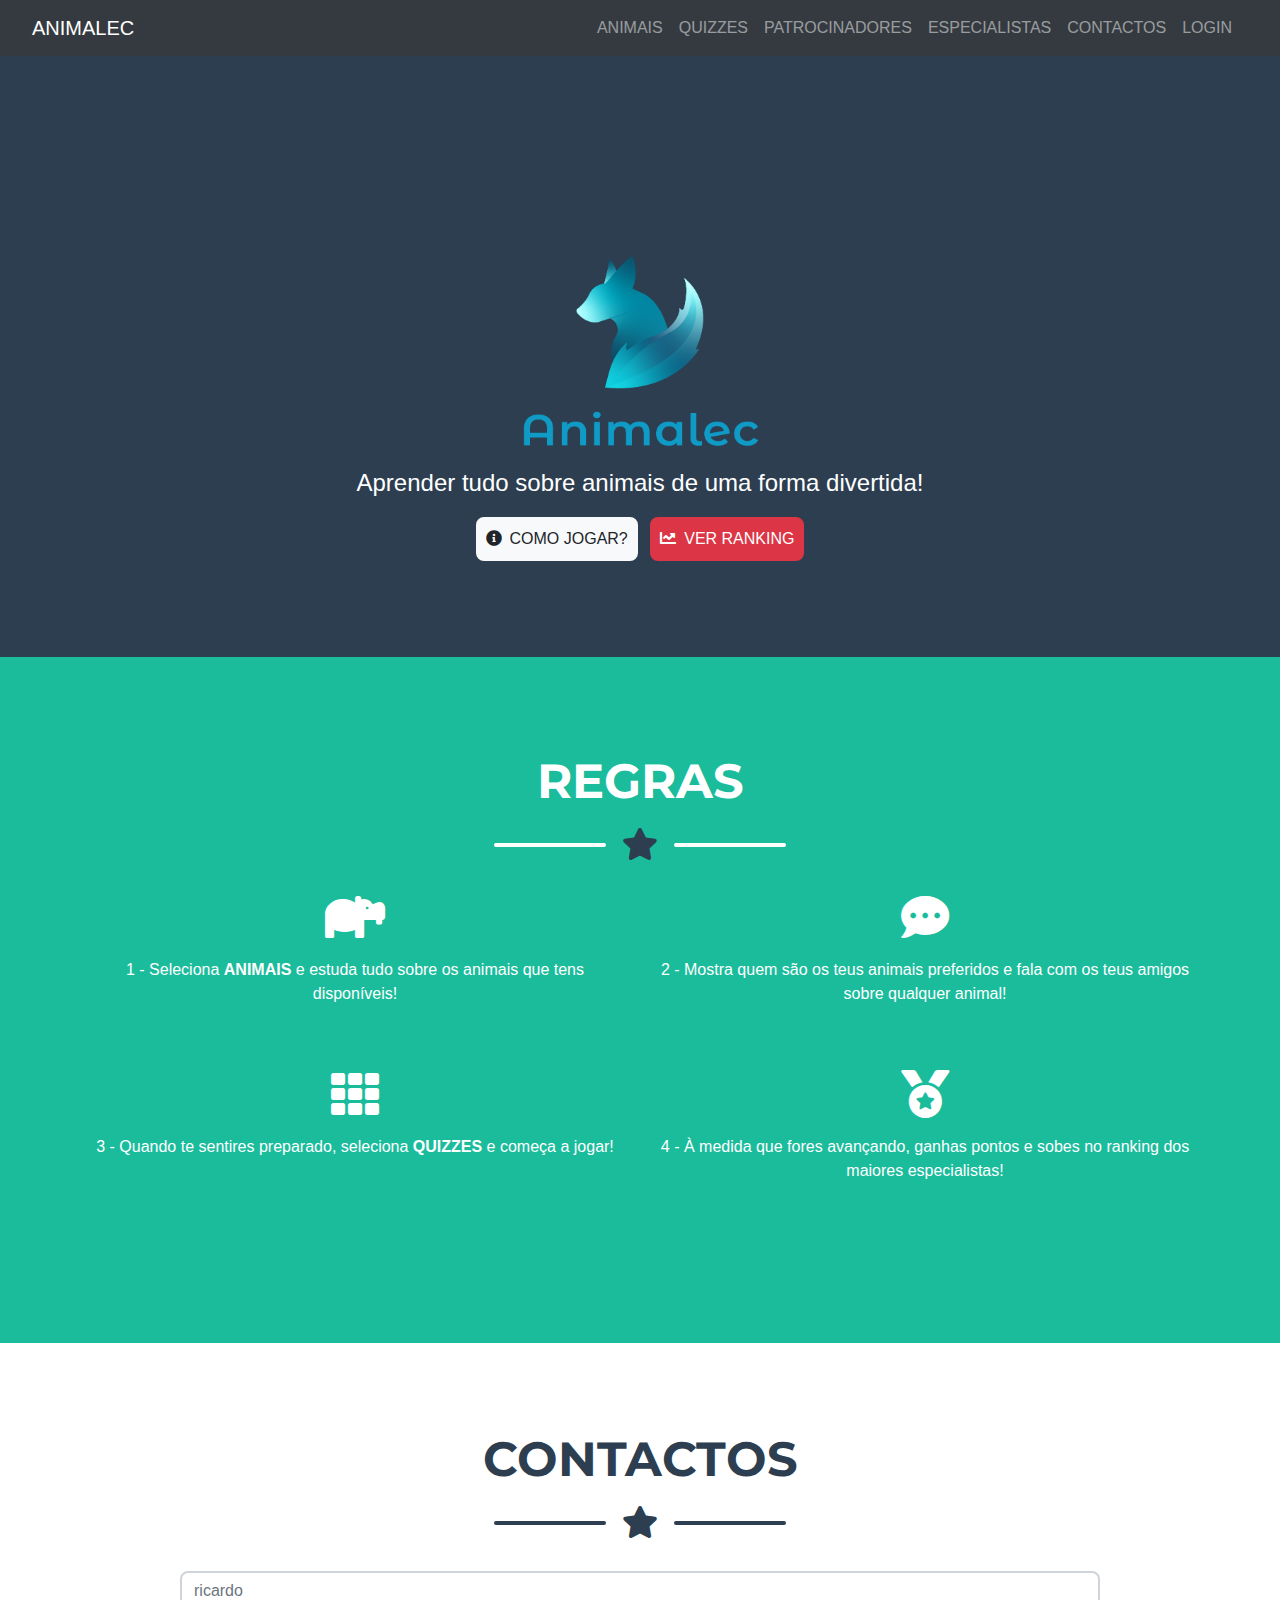
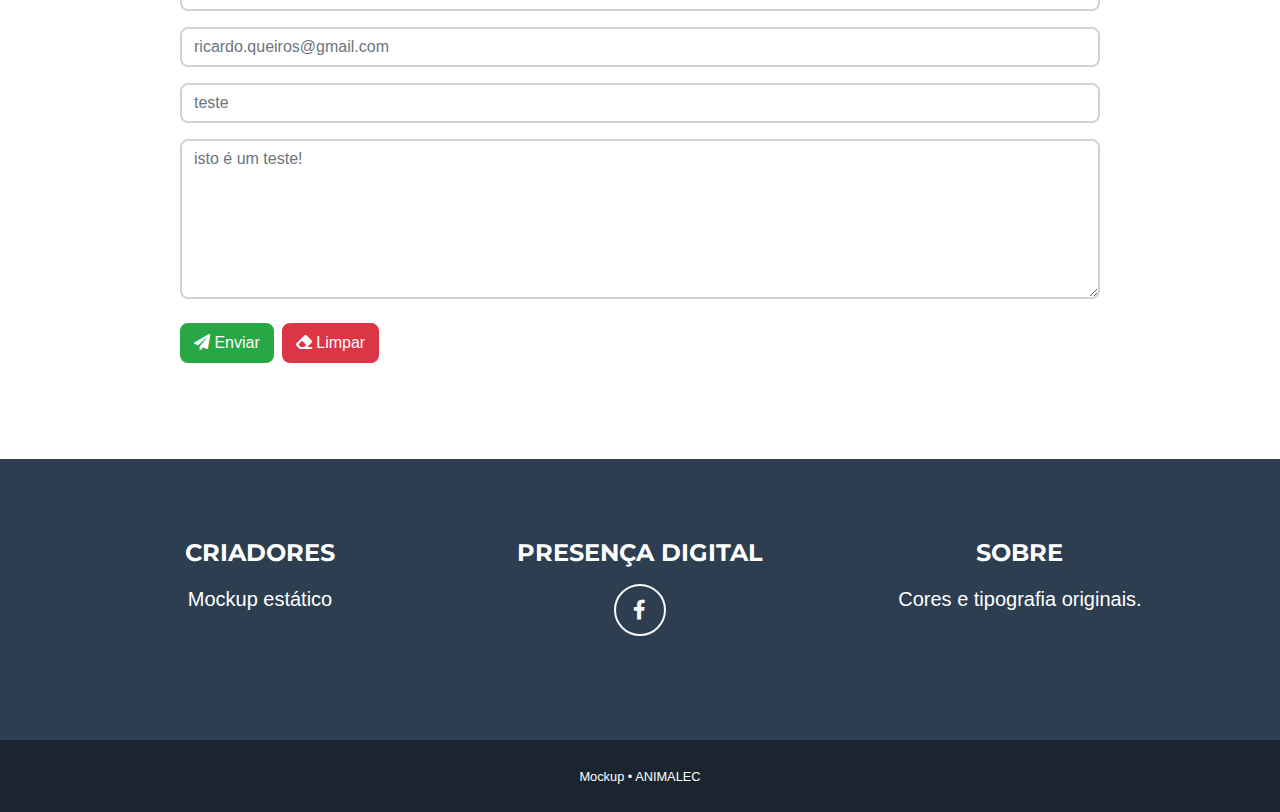
<file: mockups/index.html>
<!DOCTYPE html>
<html lang="pt">
<head>
  <meta charset="utf-8" />
  <meta name="viewport" content="width=device-width, initial-scale=1" />
  <title>Mockup - Página Inicial</title>
  <link href="https://fonts.googleapis.com/css?family=Montserrat:400,700" rel="stylesheet" type="text/css" />
  <link rel="stylesheet" href="https://use.fontawesome.com/releases/v5.6.3/css/all.css" crossorigin="anonymous" />
  <link href="../public/css/animalec.css" rel="stylesheet" />
  <style>
    /* Divider (replica de HeaderPage.vue) */
    .divider-custom {margin: 1.25rem 0 1.5rem; width: 100%; display: flex; justify-content: center; align-items: center;}
    .divider-custom .divider-custom-line {width: 100%; max-width: 7rem; height: 0.25rem; background-color: #2c3e50; border-radius: 1rem; border-color: #2c3e50 !important;}
    .divider-custom .divider-custom-line:first-child {margin-right: 1rem;}
    .divider-custom .divider-custom-line:last-child {margin-left: 1rem;}
    .divider-custom .divider-custom-icon {color: #2c3e50 !important; font-size: 2rem;}
  </style>
</head>
<body>
  <!-- Navbar -->
  <nav class="navbar navbar-dark bg-dark navbar-expand-lg">
    <a class="navbar-brand ml-3" href="#">ANIMALEC</a>
    <button class="navbar-toggler" type="button" data-toggle="collapse" data-target="#nav" aria-controls="nav" aria-expanded="false" aria-label="Toggle navigation">
      <span class="navbar-toggler-icon"></span>
    </button>
    <div class="collapse navbar-collapse" id="nav">
      <ul class="navbar-nav ml-auto mr-4">
        <li class="nav-item"><a class="nav-link" href="#">ANIMAIS</a></li>
        <li class="nav-item"><a class="nav-link" href="#">QUIZZES</a></li>
        <li class="nav-item"><a class="nav-link" href="#">PATROCINADORES</a></li>
        <li class="nav-item"><a class="nav-link" href="#">ESPECIALISTAS</a></li>
        <li class="nav-item"><a class="nav-link" href="#contactos">CONTACTOS</a></li>
        <li class="nav-item"><a class="nav-link" href="#">LOGIN</a></li>
      </ul>
    </div>
  </nav>

  <!-- Header / Hero -->
  <header class="masthead bg-secondary text-white text-center">
    <div class="container">
      <img class="masthead-avatar mb-2" src="../assets/animalec.png" alt="logo" />
      <p class="masthead-subheading font-weight-light">Aprender tudo sobre animais de uma forma divertida!</p>
      <div class="mt-3">
        <a class="btn btn-light p-2 mr-2" href="#rules"><i class="fas fa-info-circle mr-2"></i>COMO JOGAR?</a>
        <a class="btn btn-danger p-2" href="#ranking"><i class="fas fa-chart-line mr-2"></i>VER RANKING</a>
      </div>
    </div>
  </header>

  <!-- Regras -->
  <section class="page-section bg-primary text-white" id="rules">
    <div class="container">
      <div class="text-center">
        <h2 class="page-section-heading mt-2 text-uppercase">REGRAS</h2>
        <div class="divider-custom">
          <div class="divider-custom-line" style="background-color:#fff"></div>
          <div class="divider-custom-icon" style="color:#fff"><i class="fas fa-star"></i></div>
          <div class="divider-custom-line" style="background-color:#fff"></div>
        </div>
      </div>
      <div class="row text-center">
        <div class="col-12 col-md-6 col-lg-6 mb-5">
          <div class="mb-3"><i class="fas fa-hippo fa-3x"></i></div>
          <p>1 - Seleciona <strong>ANIMAIS</strong> e estuda tudo sobre os animais que tens disponíveis!</p>
        </div>
        <div class="col-12 col-md-6 col-lg-6 mb-5">
          <div class="mb-3"><i class="fas fa-comment-dots fa-3x"></i></div>
          <p>2 - Mostra quem são os teus animais preferidos e fala com os teus amigos sobre qualquer animal!</p>
        </div>
        <div class="col-12 col-md-6 col-lg-6 mb-5">
          <div class="mb-3"><i class="fas fa-th fa-3x"></i></div>
          <p>3 - Quando te sentires preparado, seleciona <strong>QUIZZES</strong> e começa a jogar!</p>
        </div>
        <div class="col-12 col-md-6 col-lg-6 mb-5">
          <div class="mb-3"><i class="fas fa-medal fa-3x"></i></div>
          <p>4 - À medida que fores avançando, ganhas pontos e sobes no ranking dos maiores especialistas!</p>
        </div>
      </div>
    </div>
  </section>

  <!-- CONTACTOS -->
  <section class="page-section" id="contactos">
    <div class="container">
      <!-- Heading -->
      <h2 class="page-section-heading text-center text-uppercase text-secondary mb-0">Contactos</h2>
      <!-- Icon Divider -->
      <div class="divider-custom">
        <div class="divider-custom-line"></div>
        <div class="divider-custom-icon"><i class="fas fa-star"></i></div>
        <div class="divider-custom-line"></div>
      </div>

      <div class="row justify-content-center">
        <div class="col-lg-10 col-xl-10">
          <form>
            <div class="form-group mb-3">
              <input type="text" class="form-control" placeholder="ricardo" />
            </div>
            <div class="form-group mb-3">
              <input type="email" class="form-control" placeholder="ricardo.queiros@gmail.com" />
            </div>
            <div class="form-group mb-3">
              <input type="text" class="form-control" placeholder="teste" />
            </div>
            <div class="form-group mb-4">
              <textarea class="form-control" rows="6" placeholder="isto é um teste!"></textarea>
            </div>
            <div class="d-flex gap-2">
              <button type="button" class="btn btn-success mr-2"><i class="fas fa-paper-plane"></i> Enviar</button>
              <button type="reset" class="btn btn-danger"><i class="fas fa-eraser"></i> Limpar</button>
            </div>
          </form>
        </div>
      </div>
    </div>
  </section>

  <!-- Footer (visual only) -->
  <footer class="footer text-center">
    <div class="container">
      <div class="row">
        <div class="col-lg-4 mb-4"><h4 class="text-uppercase mb-3">Criadores</h4><p class="lead mb-0">Mockup estático</p></div>
        <div class="col-lg-4 mb-4"><h4 class="text-uppercase mb-3">Presença Digital</h4><div><span class="btn btn-outline-light btn-social mx-1"><i class="fab fa-fw fa-facebook-f"></i></span></div></div>
        <div class="col-lg-4"><h4 class="text-uppercase mb-3">Sobre</h4><p class="lead mb-0">Cores e tipografia originais.</p></div>
      </div>
    </div>
  </footer>
  <section class="copyright py-4 text-center text-white"><div class="container"><small>Mockup • ANIMALEC</small></div></section>
</body>
</html>
</file>
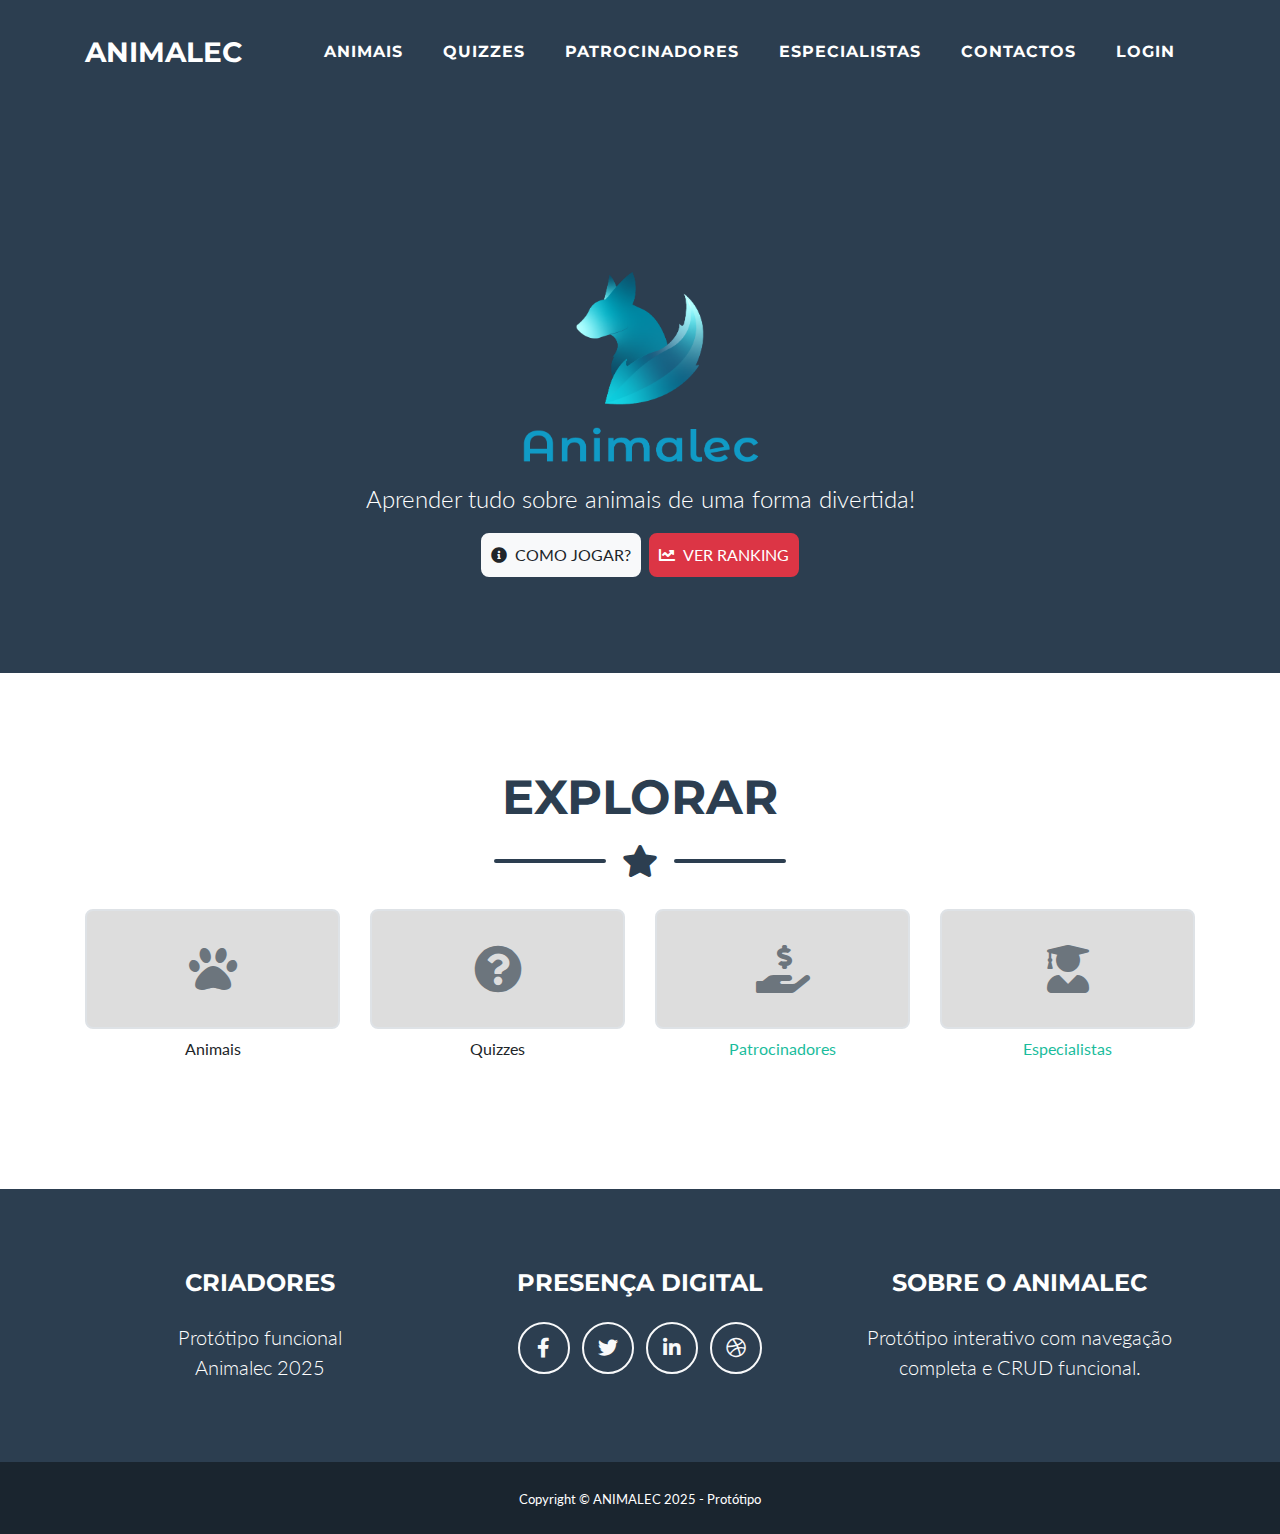
<file: prototype/index.html>
<!DOCTYPE html>
<html lang="pt">
<head>
  <meta charset="utf-8" />
  <meta http-equiv="X-UA-Compatible" content="IE=edge" />
  <meta name="viewport" content="width=device-width, initial-scale=1.0" />
  <title>ANIMALEC - Protótipo</title>
  
  <!-- Google Fonts -->
  <link href="https://fonts.googleapis.com/css?family=Montserrat:400,700" rel="stylesheet" type="text/css" />
  <link href="https://fonts.googleapis.com/css?family=Lato:400,700,400italic,700italic" rel="stylesheet" type="text/css" />
  
  <!-- Font Awesome -->
  <link rel="stylesheet" href="https://use.fontawesome.com/releases/v5.6.3/css/all.css" crossorigin="anonymous" />
  
  <!-- Bootstrap CSS -->
  <link href="https://stackpath.bootstrapcdn.com/bootstrap/4.3.1/css/bootstrap.min.css" rel="stylesheet" crossorigin="anonymous" />
  
  <!-- Theme CSS -->
  <link href="../public/css/animalec.css" rel="stylesheet" />
  
  <!-- Custom CSS -->
  <link href="style.css" rel="stylesheet" />
</head>
<body id="page-top">
  <!-- Navigation -->
  <nav class="navbar navbar-expand-lg bg-secondary text-uppercase fixed-top" id="mainNav">
    <div class="container">
      <a class="navbar-brand js-scroll-trigger" href="#home" onclick="navigate('home')">ANIMALEC</a>
      <button class="navbar-toggler navbar-toggler-right text-uppercase font-weight-bold bg-primary text-white rounded" type="button" data-toggle="collapse" data-target="#navbarResponsive" aria-controls="navbarResponsive" aria-expanded="false" aria-label="Toggle navigation">
        Menu
        <i class="fas fa-bars"></i>
      </button>
      <div class="collapse navbar-collapse" id="navbarResponsive">
        <ul class="navbar-nav ml-auto">
          <li class="nav-item mx-0 mx-lg-1">
            <a class="nav-link py-3 px-0 px-lg-3 rounded js-scroll-trigger" href="#home" onclick="navigate('home')">ANIMAIS</a>
          </li>
          <li class="nav-item mx-0 mx-lg-1">
            <a class="nav-link py-3 px-0 px-lg-3 rounded js-scroll-trigger" href="#home" onclick="navigate('home')">QUIZZES</a>
          </li>
          <li class="nav-item mx-0 mx-lg-1">
            <a class="nav-link py-3 px-0 px-lg-3 rounded js-scroll-trigger" href="#sponsors" onclick="navigate('sponsors')">PATROCINADORES</a>
          </li>
          <li class="nav-item mx-0 mx-lg-1">
            <a class="nav-link py-3 px-0 px-lg-3 rounded js-scroll-trigger" href="#experts" onclick="navigate('experts')">ESPECIALISTAS</a>
          </li>
          <li class="nav-item mx-0 mx-lg-1">
            <a class="nav-link py-3 px-0 px-lg-3 rounded js-scroll-trigger" href="#home" onclick="navigate('home')">CONTACTOS</a>
          </li>
          <li class="nav-item mx-0 mx-lg-1">
            <a class="nav-link py-3 px-0 px-lg-3 rounded js-scroll-trigger" href="#home" onclick="navigate('home')">LOGIN</a>
          </li>
        </ul>
      </div>
    </div>
  </nav>

  <!-- Main Content -->
  <div id="app-content"></div>

  <!-- Footer -->
  <footer class="footer text-center">
    <div class="container">
      <div class="row">
        <div class="col-lg-4 mb-5 mb-lg-0">
          <h4 class="text-uppercase mb-4">Criadores</h4>
          <p class="lead mb-0">
            Protótipo funcional<br/>
            Animalec 2025
          </p>
        </div>
        <div class="col-lg-4 mb-5 mb-lg-0">
          <h4 class="text-uppercase mb-4">Presença Digital</h4>
          <a class="btn btn-outline-light btn-social mx-1" href="#">
            <i class="fab fa-fw fa-facebook-f"></i>
          </a>
          <a class="btn btn-outline-light btn-social mx-1" href="#">
            <i class="fab fa-fw fa-twitter"></i>
          </a>
          <a class="btn btn-outline-light btn-social mx-1" href="#">
            <i class="fab fa-fw fa-linkedin-in"></i>
          </a>
          <a class="btn btn-outline-light btn-social mx-1" href="#">
            <i class="fab fa-fw fa-dribbble"></i>
          </a>
        </div>
        <div class="col-lg-4">
          <h4 class="text-uppercase mb-4">Sobre o Animalec</h4>
          <p class="lead mb-0">
            Protótipo interativo com navegação completa e CRUD funcional.
          </p>
        </div>
      </div>
    </div>
  </footer>

  <!-- Copyright Section -->
  <section class="copyright py-4 text-center text-white">
    <div class="container">
      <small>Copyright &copy; ANIMALEC 2025 - Protótipo</small>
    </div>
  </section>

  <!-- Bootstrap JS -->
  <script src="https://code.jquery.com/jquery-3.3.1.slim.min.js" crossorigin="anonymous"></script>
  <script src="https://cdnjs.cloudflare.com/ajax/libs/popper.js/1.14.7/umd/popper.min.js" crossorigin="anonymous"></script>
  <script src="https://stackpath.bootstrapcdn.com/bootstrap/4.3.1/js/bootstrap.min.js" crossorigin="anonymous"></script>
  
  <!-- App JS -->
  <script src="app.js"></script>
</body>
</html>
</file>
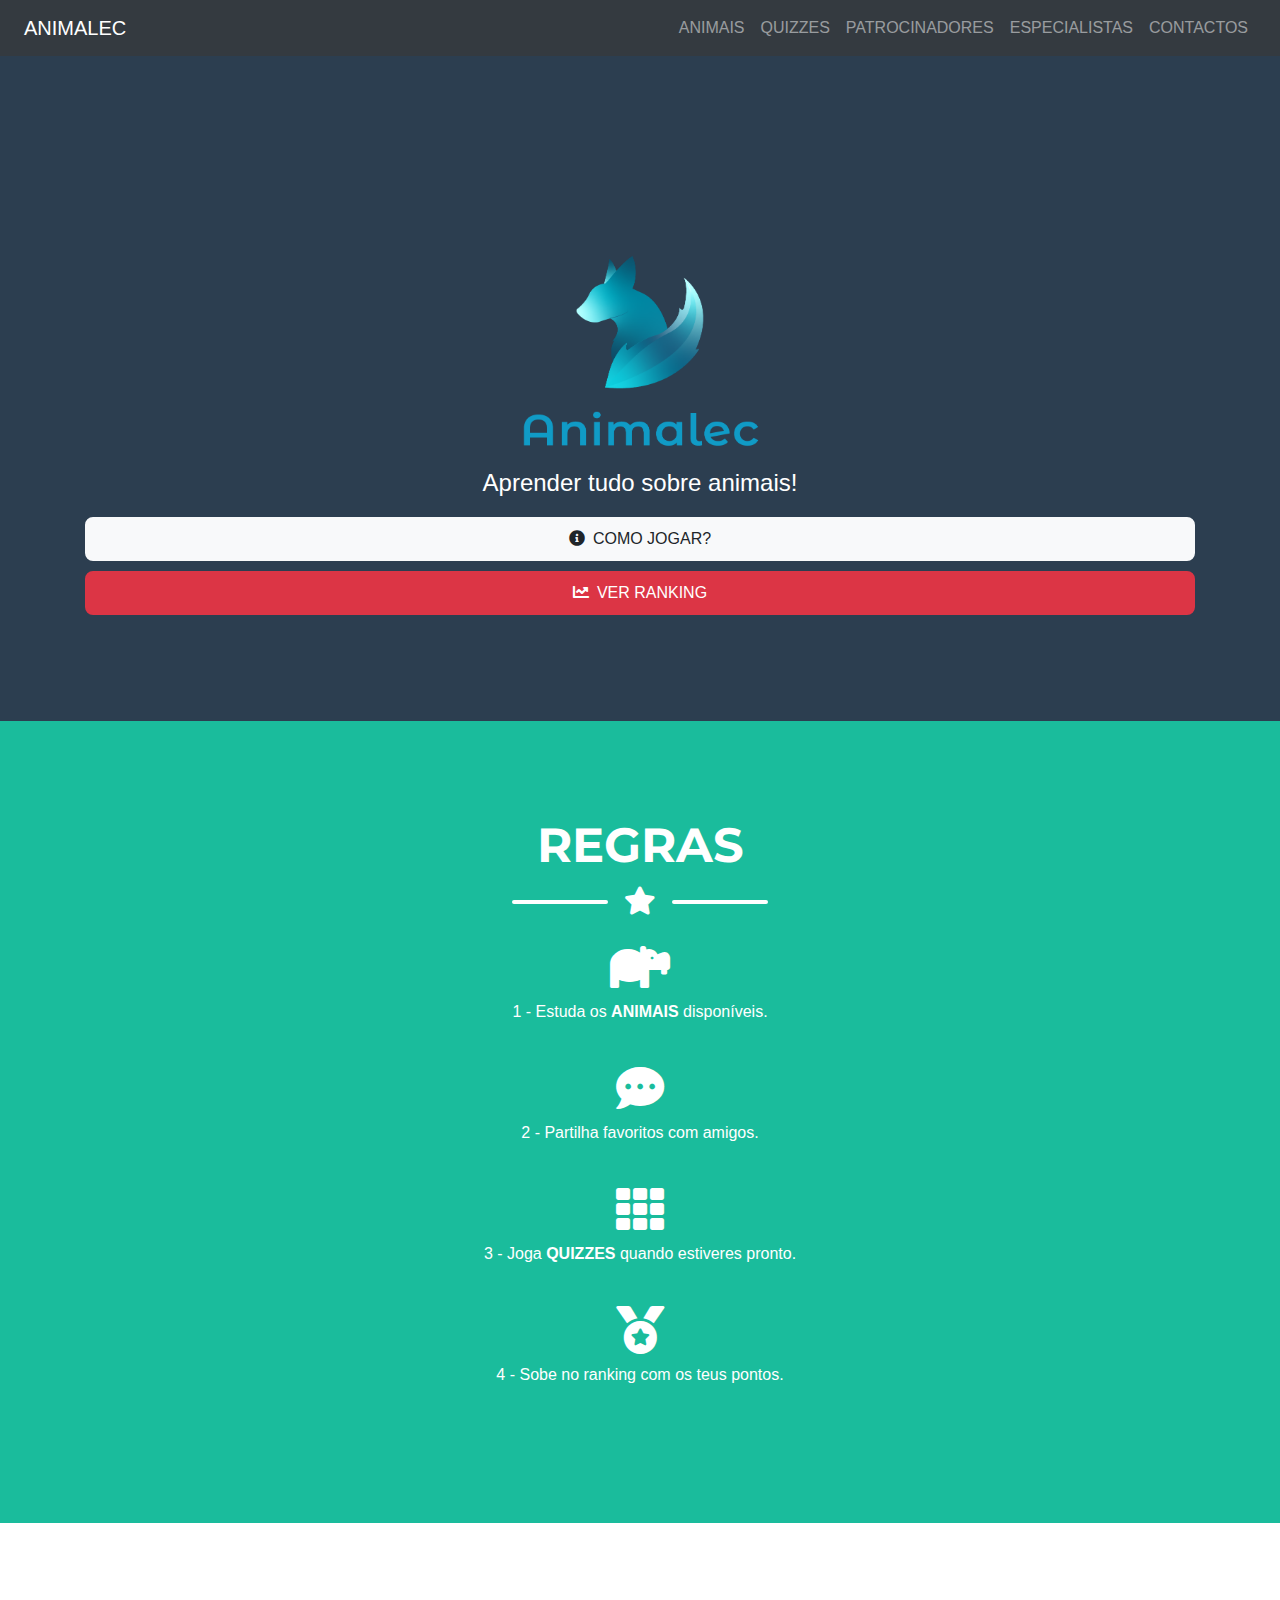
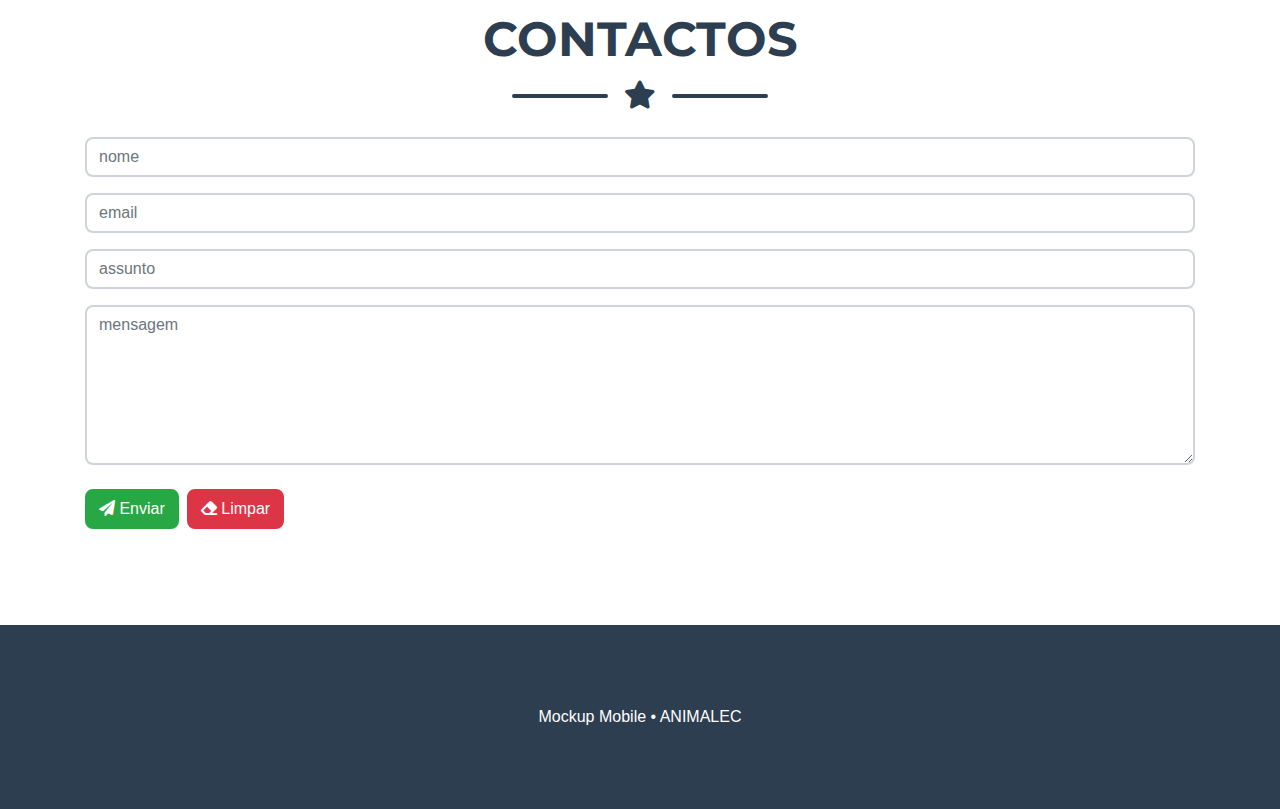
<file: mockups/mobile/index.html>
<!DOCTYPE html>
<html lang="pt">
<head>
  <meta charset="utf-8" />
  <meta name="viewport" content="width=device-width, initial-scale=1" />
  <title>Mockup Mobile - Página Inicial</title>
  <link href="https://fonts.googleapis.com/css?family=Montserrat:400,700" rel="stylesheet" type="text/css" />
  <link rel="stylesheet" href="https://use.fontawesome.com/releases/v5.6.3/css/all.css" crossorigin="anonymous" />
  <link href="../../public/css/animalec.css" rel="stylesheet" />
  <style>
    .divider-custom {margin: 1rem 0 1.25rem; width: 100%; display:flex; justify-content:center; align-items:center;}
    .divider-custom .divider-custom-line {width:100%; max-width:6rem; height:0.25rem; background-color:#2c3e50; border-radius:1rem;}
    .divider-custom .divider-custom-line:first-child{margin-right:1rem}
    .divider-custom .divider-custom-line:last-child{margin-left:1rem}
    .divider-custom .divider-custom-icon{color:#2c3e50; font-size:1.75rem}
    .masthead .btn { display:block; width:100%; margin-bottom:10px; }
  </style>
</head>
<body>
  <!-- Navbar (collapsed) -->
  <nav class="navbar navbar-dark bg-dark navbar-expand-lg">
    <a class="navbar-brand ml-2" href="#">ANIMALEC</a>
    <button class="navbar-toggler" type="button" data-toggle="collapse" data-target="#nav" aria-controls="nav" aria-expanded="false" aria-label="Toggle navigation">
      <span class="navbar-toggler-icon"></span>
    </button>
    <div class="collapse navbar-collapse" id="nav">
      <ul class="navbar-nav ml-auto mr-2">
        <li class="nav-item"><a class="nav-link" href="#">ANIMAIS</a></li>
        <li class="nav-item"><a class="nav-link" href="#">QUIZZES</a></li>
        <li class="nav-item"><a class="nav-link" href="#">PATROCINADORES</a></li>
        <li class="nav-item"><a class="nav-link" href="#">ESPECIALISTAS</a></li>
        <li class="nav-item"><a class="nav-link" href="#contactos">CONTACTOS</a></li>
      </ul>
    </div>
  </nav>

  <!-- Hero -->
  <header class="masthead bg-secondary text-white text-center">
    <div class="container">
      <img class="masthead-avatar mb-2" src="../../assets/animalec.png" alt="logo" />
      <p class="masthead-subheading font-weight-light">Aprender tudo sobre animais!</p>
      <div class="mt-2">
        <a class="btn btn-light p-2" href="#rules"><i class="fas fa-info-circle mr-2"></i>COMO JOGAR?</a>
        <a class="btn btn-danger p-2" href="#ranking"><i class="fas fa-chart-line mr-2"></i>VER RANKING</a>
      </div>
    </div>
  </header>

  <!-- REGRAS (stacked) -->
  <section class="page-section bg-primary text-white" id="rules">
    <div class="container">
      <div class="text-center">
        <h2 class="page-section-heading mt-2 text-uppercase">REGRAS</h2>
        <div class="divider-custom">
          <div class="divider-custom-line" style="background-color:#fff"></div>
          <div class="divider-custom-icon" style="color:#fff"><i class="fas fa-star"></i></div>
          <div class="divider-custom-line" style="background-color:#fff"></div>
        </div>
      </div>
      <div class="row text-center">
        <div class="col-12 mb-4"><div class="mb-2"><i class="fas fa-hippo fa-3x"></i></div><p>1 - Estuda os <strong>ANIMAIS</strong> disponíveis.</p></div>
        <div class="col-12 mb-4"><div class="mb-2"><i class="fas fa-comment-dots fa-3x"></i></div><p>2 - Partilha favoritos com amigos.</p></div>
        <div class="col-12 mb-4"><div class="mb-2"><i class="fas fa-th fa-3x"></i></div><p>3 - Joga <strong>QUIZZES</strong> quando estiveres pronto.</p></div>
        <div class="col-12 mb-4"><div class="mb-2"><i class="fas fa-medal fa-3x"></i></div><p>4 - Sobe no ranking com os teus pontos.</p></div>
      </div>
    </div>
  </section>

  <!-- CONTACTOS (full width) -->
  <section class="page-section" id="contactos">
    <div class="container">
      <h2 class="page-section-heading text-center text-uppercase text-secondary mb-0">Contactos</h2>
      <div class="divider-custom">
        <div class="divider-custom-line"></div>
        <div class="divider-custom-icon"><i class="fas fa-star"></i></div>
        <div class="divider-custom-line"></div>
      </div>
      <div class="row justify-content-center">
        <div class="col-12">
          <form>
            <div class="form-group mb-3"><input type="text" class="form-control" placeholder="nome" /></div>
            <div class="form-group mb-3"><input type="email" class="form-control" placeholder="email" /></div>
            <div class="form-group mb-3"><input type="text" class="form-control" placeholder="assunto" /></div>
            <div class="form-group mb-4"><textarea class="form-control" rows="6" placeholder="mensagem"></textarea></div>
            <div class="d-flex">
              <button type="button" class="btn btn-success mr-2"><i class="fas fa-paper-plane"></i> Enviar</button>
              <button type="reset" class="btn btn-danger"><i class="fas fa-eraser"></i> Limpar</button>
            </div>
          </form>
        </div>
      </div>
    </div>
  </section>

  <footer class="footer text-center">
    <div class="container"><p class="m-0">Mockup Mobile • ANIMALEC</p></div>
  </footer>
</body>
</html>
</file>
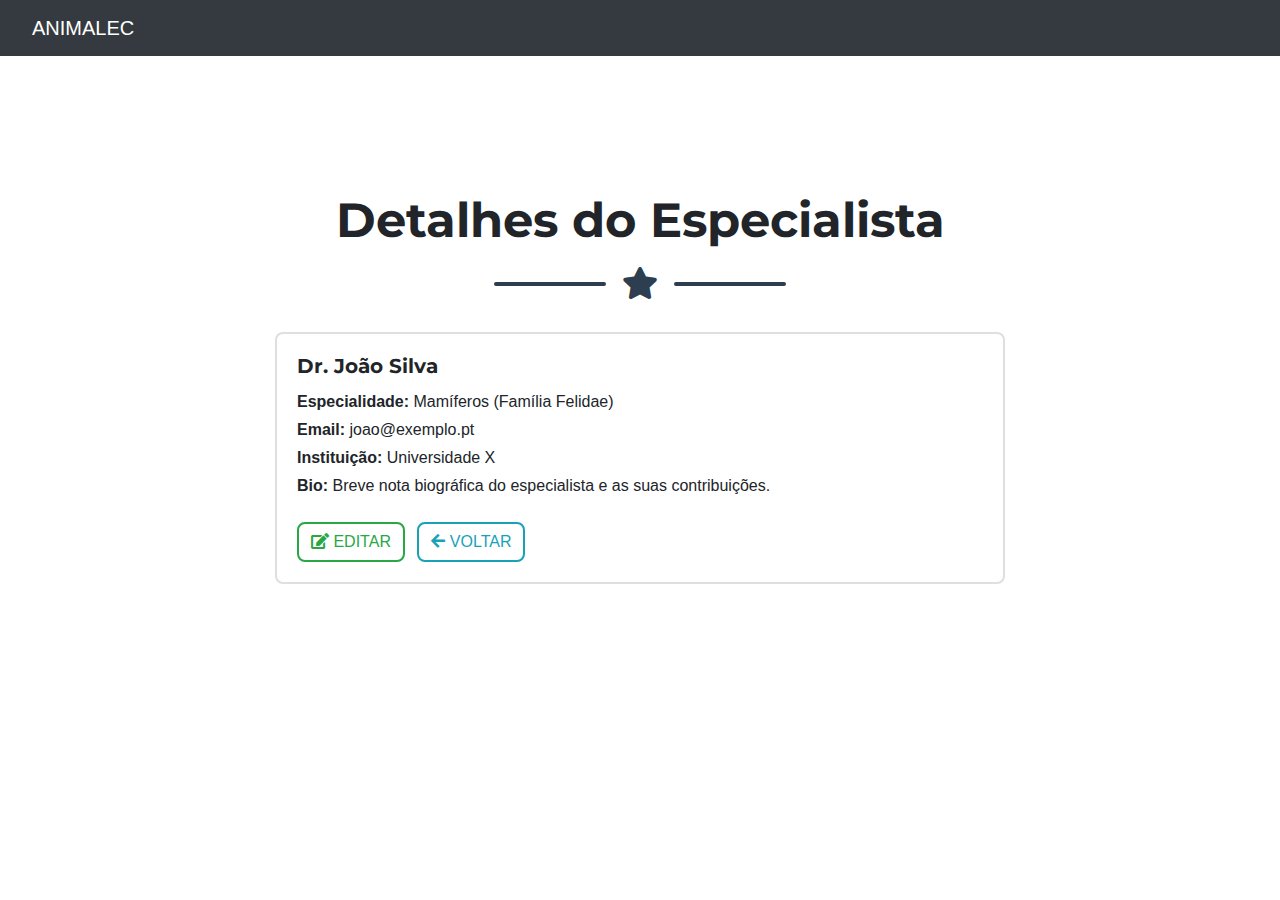
<file: mockups/expert-detail.html>
<!DOCTYPE html>
<html lang="pt">
<head>
  <meta charset="utf-8" />
  <meta name="viewport" content="width=device-width, initial-scale=1" />
  <title>Mockup - Detalhes do Especialista</title>
  <link href="https://fonts.googleapis.com/css?family=Montserrat:400,700" rel="stylesheet" type="text/css" />
  <link rel="stylesheet" href="https://use.fontawesome.com/releases/v5.6.3/css/all.css" crossorigin="anonymous" />
  <link href="../public/css/animalec.css" rel="stylesheet" />
  <style>
    .divider-custom {margin: 1.25rem 0 1.5rem; width: 100%; display: flex; justify-content: center; align-items: center;}
    .divider-custom .divider-custom-line {width: 100%; max-width: 7rem; height: 0.25rem; background-color: #2c3e50; border-radius: 1rem; border-color: #2c3e50 !important;}
    .divider-custom .divider-custom-line:first-child {margin-right: 1rem;}
    .divider-custom .divider-custom-line:last-child {margin-left: 1rem;}
    .divider-custom .divider-custom-icon {color: #2c3e50 !important; font-size: 2rem;}
  </style>
</head>
<body>
  <nav class="navbar navbar-dark bg-dark navbar-expand-lg">
    <a class="navbar-brand ml-3" href="#">ANIMALEC</a>
  </nav>
  <section class="page-section">
    <div class="container">
      <div class="text-center">
        <h2 class="page-section-heading mt-5">Detalhes do Especialista</h2>
        <div class="divider-custom"><div class="divider-custom-line"></div><div class="divider-custom-icon"><i class="fas fa-star"></i></div><div class="divider-custom-line"></div></div>
      </div>

      <div class="row">
        <div class="col-12 col-md-8 offset-md-2">
          <div class="card mb-3">
            <div class="card-body">
              <h5 class="card-title">Dr. João Silva</h5>
              <p class="card-text mb-1"><strong>Especialidade:</strong> Mamíferos (Família Felidae)</p>
              <p class="card-text mb-1"><strong>Email:</strong> joao@exemplo.pt</p>
              <p class="card-text mb-1"><strong>Instituição:</strong> Universidade X</p>
              <p class="card-text"><strong>Bio:</strong> Breve nota biográfica do especialista e as suas contribuições.</p>
              <button class="btn btn-outline-success mr-2 mt-2"><i class="fas fa-edit"></i> EDITAR</button>
              <button class="btn btn-outline-info mr-2 mt-2"><i class="fas fa-arrow-left"></i> VOLTAR</button>
            </div>
          </div>
        </div>
      </div>
    </div>
  </section>
</body>
</html>
</file>
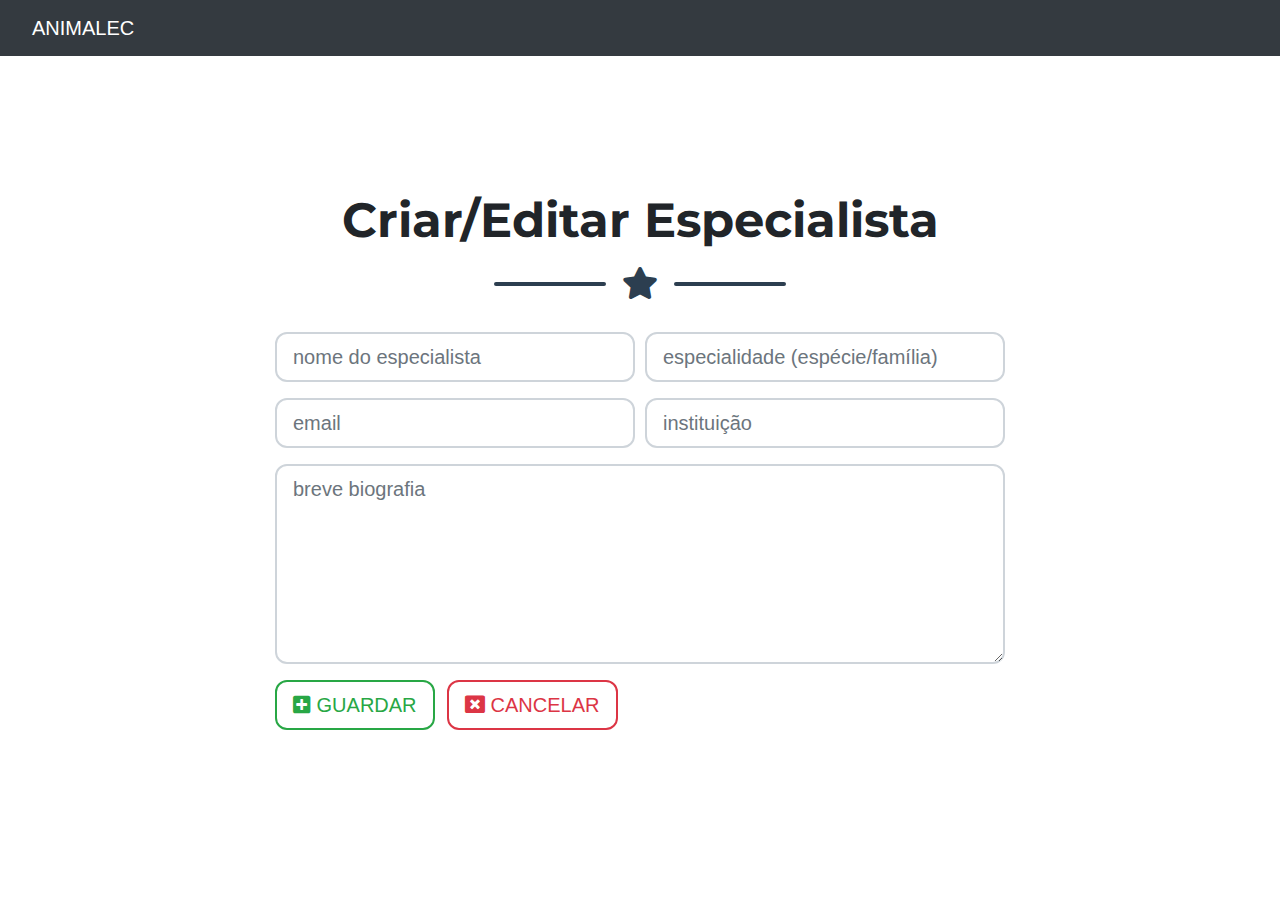
<file: mockups/expert-form.html>
<!DOCTYPE html>
<html lang="pt">
<head>
  <meta charset="utf-8" />
  <meta name="viewport" content="width=device-width, initial-scale=1" />
  <title>Mockup - Formulário Especialista</title>
  <link href="https://fonts.googleapis.com/css?family=Montserrat:400,700" rel="stylesheet" type="text/css" />
  <link rel="stylesheet" href="https://use.fontawesome.com/releases/v5.6.3/css/all.css" crossorigin="anonymous" />
  <link href="../public/css/animalec.css" rel="stylesheet" />
  <style>
    .divider-custom {margin: 1.25rem 0 1.5rem; width: 100%; display: flex; justify-content: center; align-items: center;}
    .divider-custom .divider-custom-line {width: 100%; max-width: 7rem; height: 0.25rem; background-color: #2c3e50; border-radius: 1rem; border-color: #2c3e50 !important;}
    .divider-custom .divider-custom-line:first-child {margin-right: 1rem;}
    .divider-custom .divider-custom-line:last-child {margin-left: 1rem;}
    .divider-custom .divider-custom-icon {color: #2c3e50 !important; font-size: 2rem;}
  </style>
</head>
<body>
  <nav class="navbar navbar-dark bg-dark navbar-expand-lg">
    <a class="navbar-brand ml-3" href="#">ANIMALEC</a>
  </nav>
  <section class="page-section">
    <div class="container">
      <div class="text-center">
        <h2 class="page-section-heading mt-5">Criar/Editar Especialista</h2>
        <div class="divider-custom"><div class="divider-custom-line"></div><div class="divider-custom-icon"><i class="fas fa-star"></i></div><div class="divider-custom-line"></div></div>
      </div>

      <div class="row">
        <div class="col-12 col-md-8 offset-md-2">
          <form>
            <div class="form-row">
              <div class="form-group col-md-6">
                <input type="text" class="form-control form-control-lg" placeholder="nome do especialista" />
              </div>
              <div class="form-group col-md-6">
                <input type="text" class="form-control form-control-lg" placeholder="especialidade (espécie/família)" />
              </div>
            </div>
            <div class="form-row">
              <div class="form-group col-md-6">
                <input type="email" class="form-control form-control-lg" placeholder="email" />
              </div>
              <div class="form-group col-md-6">
                <input type="text" class="form-control form-control-lg" placeholder="instituição" />
              </div>
            </div>
            <div class="form-group">
              <textarea class="form-control form-control-lg" rows="6" placeholder="breve biografia"></textarea>
            </div>
            <button type="button" class="btn btn-outline-success btn-lg mr-2"><i class="fas fa-plus-square"></i> GUARDAR</button>
            <button type="button" class="btn btn-outline-danger btn-lg"><i class="fas fa-window-close"></i> CANCELAR</button>
          </form>
        </div>
      </div>
    </div>
  </section>
</body>
</html>
</file>
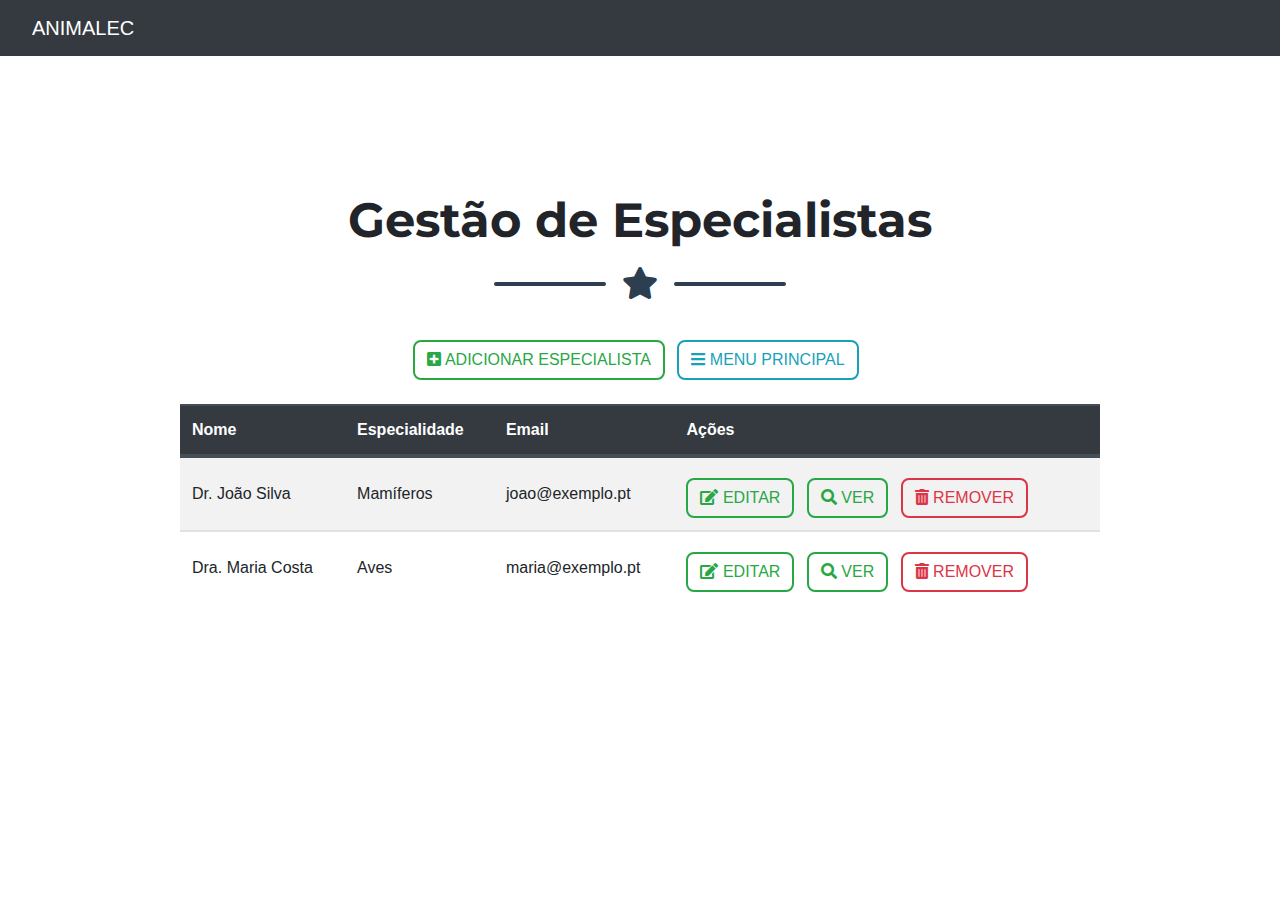
<file: mockups/experts-list.html>
<!DOCTYPE html>
<html lang="pt">
<head>
  <meta charset="utf-8" />
  <meta name="viewport" content="width=device-width, initial-scale=1" />
  <title>Mockup - Lista de Especialistas</title>
  <link href="https://fonts.googleapis.com/css?family=Montserrat:400,700" rel="stylesheet" type="text/css" />
  <link rel="stylesheet" href="https://use.fontawesome.com/releases/v5.6.3/css/all.css" crossorigin="anonymous" />
  <link href="../public/css/animalec.css" rel="stylesheet" />
  <style>
    .divider-custom {margin: 1.25rem 0 1.5rem; width: 100%; display: flex; justify-content: center; align-items: center;}
    .divider-custom .divider-custom-line {width: 100%; max-width: 7rem; height: 0.25rem; background-color: #2c3e50; border-radius: 1rem; border-color: #2c3e50 !important;}
    .divider-custom .divider-custom-line:first-child {margin-right: 1rem;}
    .divider-custom .divider-custom-line:last-child {margin-left: 1rem;}
    .divider-custom .divider-custom-icon {color: #2c3e50 !important; font-size: 2rem;}
  </style>
</head>
<body>
  <nav class="navbar navbar-dark bg-dark navbar-expand-lg">
    <a class="navbar-brand ml-3" href="#">ANIMALEC</a>
  </nav>
  <section class="page-section">
    <div class="container">
      <div class="text-center">
        <h2 class="page-section-heading mt-5">Gestão de Especialistas</h2>
        <div class="divider-custom"><div class="divider-custom-line"></div><div class="divider-custom-icon"><i class="fas fa-star"></i></div><div class="divider-custom-line"></div></div>
      </div>
      <div class="mb-4 text-center">
        <button class="btn btn-outline-success mr-2 mt-2"><i class="fas fa-plus-square"></i> ADICIONAR ESPECIALISTA</button>
        <button class="btn btn-outline-info mr-2 mt-2"><i class="fas fa-bars"></i> MENU PRINCIPAL</button>
      </div>
      <div class="row">
        <div class="col-12 col-md-10 offset-md-1">
          <table class="table table-striped">
            <thead class="thead-dark">
              <tr>
                <th>Nome</th>
                <th>Especialidade</th>
                <th>Email</th>
                <th>Ações</th>
              </tr>
            </thead>
            <tbody>
              <tr>
                <td class="pt-4">Dr. João Silva</td>
                <td class="pt-4">Mamíferos</td>
                <td class="pt-4">joao@exemplo.pt</td>
                <td>
                  <button class="btn btn-outline-success mr-2 mt-2"><i class="fas fa-edit"></i> EDITAR</button>
                  <button class="btn btn-outline-success mr-2 mt-2"><i class="fas fa-search"></i> VER</button>
                  <button class="btn btn-outline-danger mr-2 mt-2"><i class="fas fa-trash-alt"></i> REMOVER</button>
                </td>
              </tr>
              <tr>
                <td class="pt-4">Dra. Maria Costa</td>
                <td class="pt-4">Aves</td>
                <td class="pt-4">maria@exemplo.pt</td>
                <td>
                  <button class="btn btn-outline-success mr-2 mt-2"><i class="fas fa-edit"></i> EDITAR</button>
                  <button class="btn btn-outline-success mr-2 mt-2"><i class="fas fa-search"></i> VER</button>
                  <button class="btn btn-outline-danger mr-2 mt-2"><i class="fas fa-trash-alt"></i> REMOVER</button>
                </td>
              </tr>
            </tbody>
          </table>
        </div>
      </div>
    </div>
  </section>
</body>
</html>
</file>
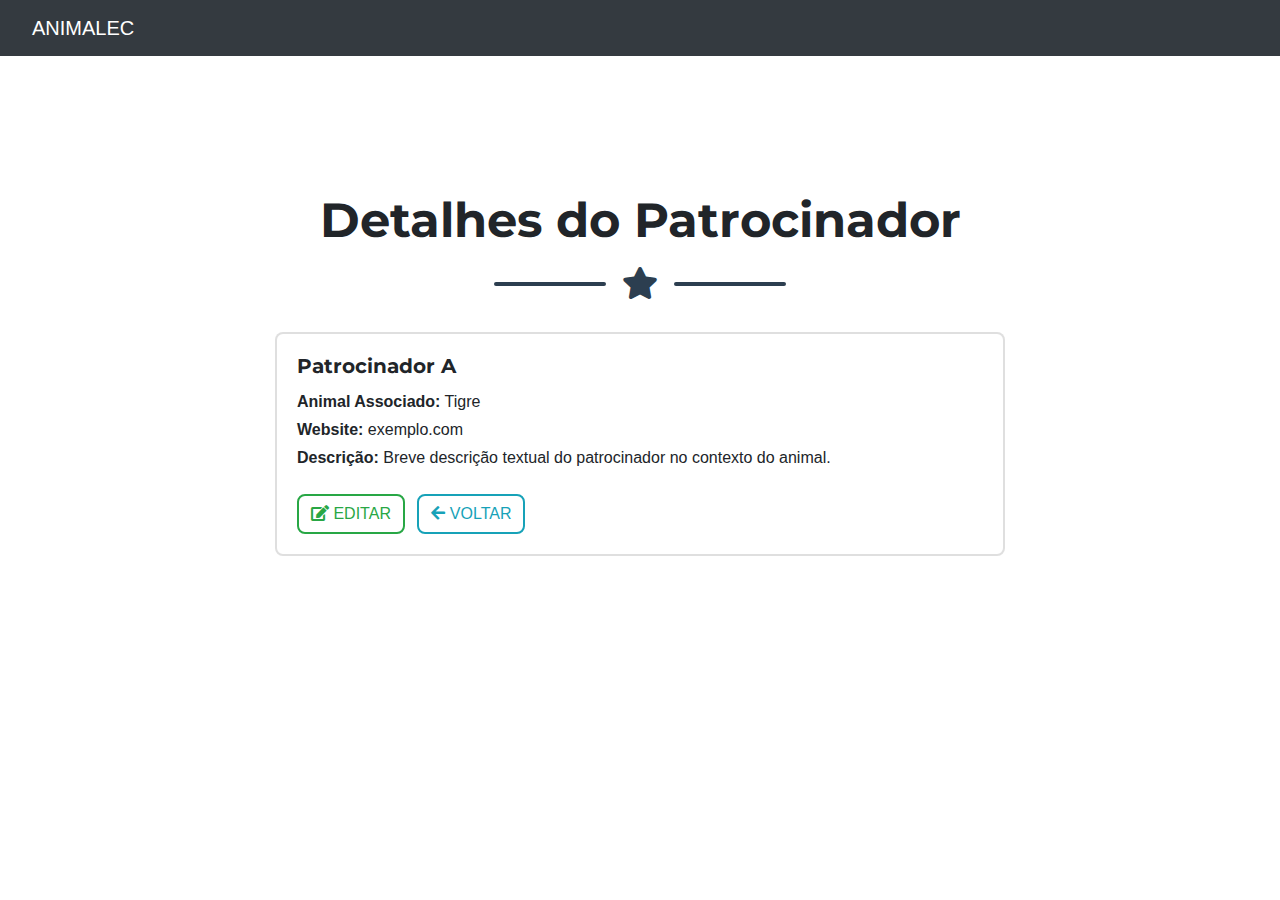
<file: mockups/sponsor-detail.html>
<!DOCTYPE html>
<html lang="pt">
<head>
  <meta charset="utf-8" />
  <meta name="viewport" content="width=device-width, initial-scale=1" />
  <title>Mockup - Detalhes do Patrocinador</title>
  <link href="https://fonts.googleapis.com/css?family=Montserrat:400,700" rel="stylesheet" type="text/css" />
  <link rel="stylesheet" href="https://use.fontawesome.com/releases/v5.6.3/css/all.css" crossorigin="anonymous" />
  <link href="../public/css/animalec.css" rel="stylesheet" />
  <style>
    .divider-custom {margin: 1.25rem 0 1.5rem; width: 100%; display: flex; justify-content: center; align-items: center;}
    .divider-custom .divider-custom-line {width: 100%; max-width: 7rem; height: 0.25rem; background-color: #2c3e50; border-radius: 1rem; border-color: #2c3e50 !important;}
    .divider-custom .divider-custom-line:first-child {margin-right: 1rem;}
    .divider-custom .divider-custom-line:last-child {margin-left: 1rem;}
    .divider-custom .divider-custom-icon {color: #2c3e50 !important; font-size: 2rem;}
  </style>
</head>
<body>
  <nav class="navbar navbar-dark bg-dark navbar-expand-lg">
    <a class="navbar-brand ml-3" href="#">ANIMALEC</a>
  </nav>
  <section class="page-section">
    <div class="container">
      <div class="text-center">
        <h2 class="page-section-heading mt-5">Detalhes do Patrocinador</h2>
        <div class="divider-custom"><div class="divider-custom-line"></div><div class="divider-custom-icon"><i class="fas fa-star"></i></div><div class="divider-custom-line"></div></div>
      </div>

      <div class="row">
        <div class="col-12 col-md-8 offset-md-2">
          <div class="card mb-3">
            <div class="card-body">
              <h5 class="card-title">Patrocinador A</h5>
              <p class="card-text mb-1"><strong>Animal Associado:</strong> Tigre</p>
              <p class="card-text mb-1"><strong>Website:</strong> exemplo.com</p>
              <p class="card-text"><strong>Descrição:</strong> Breve descrição textual do patrocinador no contexto do animal.</p>
              <button class="btn btn-outline-success mr-2 mt-2"><i class="fas fa-edit"></i> EDITAR</button>
              <button class="btn btn-outline-info mr-2 mt-2"><i class="fas fa-arrow-left"></i> VOLTAR</button>
            </div>
          </div>
        </div>
      </div>
    </div>
  </section>
</body>
</html>
</file>
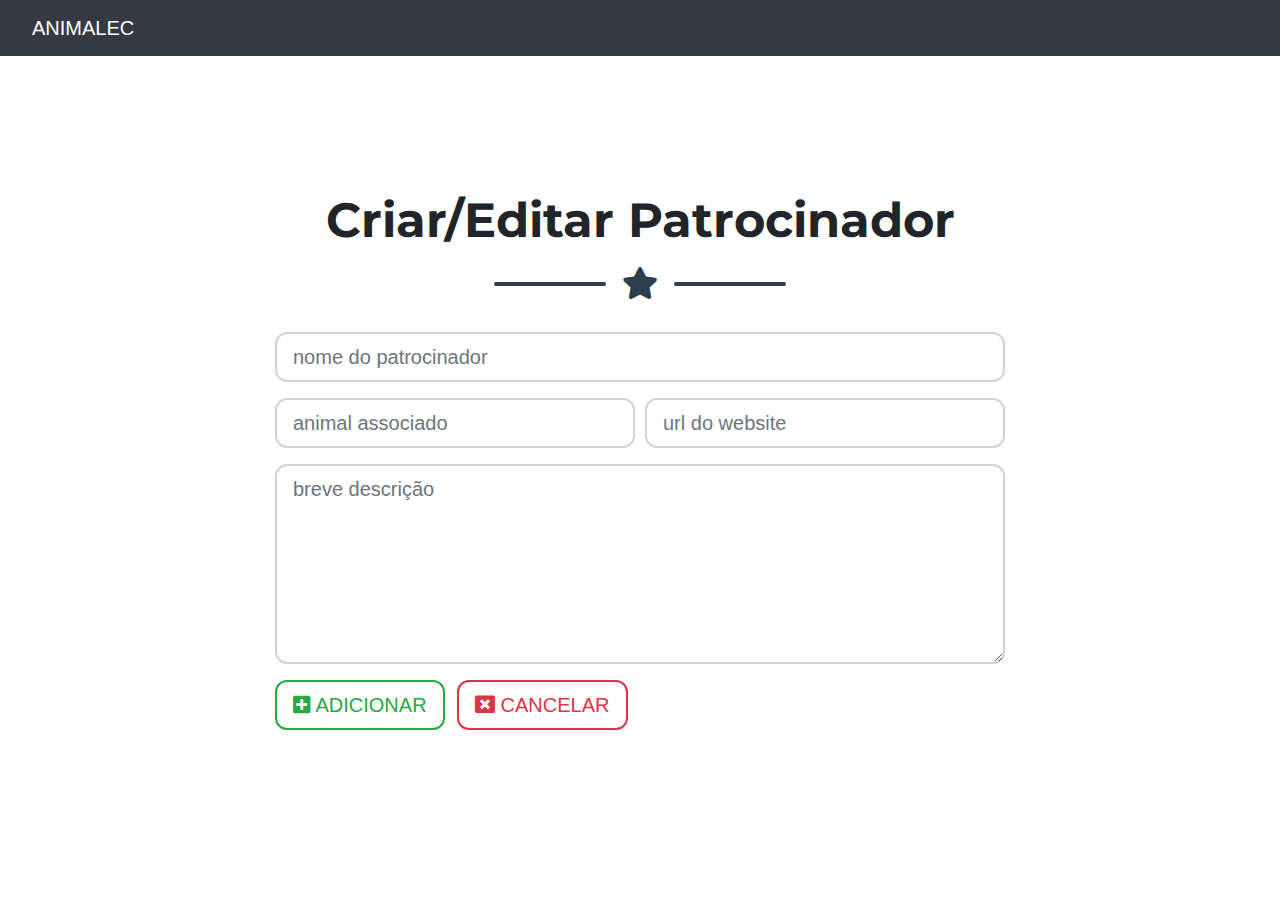
<file: mockups/sponsor-form.html>
<!DOCTYPE html>
<html lang="pt">
<head>
  <meta charset="utf-8" />
  <meta name="viewport" content="width=device-width, initial-scale=1" />
  <title>Mockup - Formulário Patrocinador</title>
  <link href="https://fonts.googleapis.com/css?family=Montserrat:400,700" rel="stylesheet" type="text/css" />
  <link rel="stylesheet" href="https://use.fontawesome.com/releases/v5.6.3/css/all.css" crossorigin="anonymous" />
  <link href="../public/css/animalec.css" rel="stylesheet" />
  <style>
    .divider-custom {margin: 1.25rem 0 1.5rem; width: 100%; display: flex; justify-content: center; align-items: center;}
    .divider-custom .divider-custom-line {width: 100%; max-width: 7rem; height: 0.25rem; background-color: #2c3e50; border-radius: 1rem; border-color: #2c3e50 !important;}
    .divider-custom .divider-custom-line:first-child {margin-right: 1rem;}
    .divider-custom .divider-custom-line:last-child {margin-left: 1rem;}
    .divider-custom .divider-custom-icon {color: #2c3e50 !important; font-size: 2rem;}
  </style>
</head>
<body>
  <nav class="navbar navbar-dark bg-dark navbar-expand-lg">
    <a class="navbar-brand ml-3" href="#">ANIMALEC</a>
  </nav>
  <section class="page-section">
    <div class="container">
      <div class="text-center">
        <h2 class="page-section-heading mt-5">Criar/Editar Patrocinador</h2>
        <div class="divider-custom"><div class="divider-custom-line"></div><div class="divider-custom-icon"><i class="fas fa-star"></i></div><div class="divider-custom-line"></div></div>
      </div>

      <div class="row">
        <div class="col-12 col-md-8 offset-md-2">
          <form>
            <div class="form-group">
              <input type="text" class="form-control form-control-lg" placeholder="nome do patrocinador" />
            </div>
            <div class="form-row">
              <div class="form-group col-md-6">
                <input type="text" class="form-control form-control-lg" placeholder="animal associado" />
              </div>
              <div class="form-group col-md-6">
                <input type="url" class="form-control form-control-lg" placeholder="url do website" />
              </div>
            </div>
            <div class="form-group">
              <textarea class="form-control form-control-lg" rows="6" placeholder="breve descrição"></textarea>
            </div>
            <button type="button" class="btn btn-outline-success btn-lg mr-2"><i class="fas fa-plus-square"></i> ADICIONAR</button>
            <button type="button" class="btn btn-outline-danger btn-lg"><i class="fas fa-window-close"></i> CANCELAR</button>
          </form>
        </div>
      </div>
    </div>
  </section>
</body>
</html>
</file>
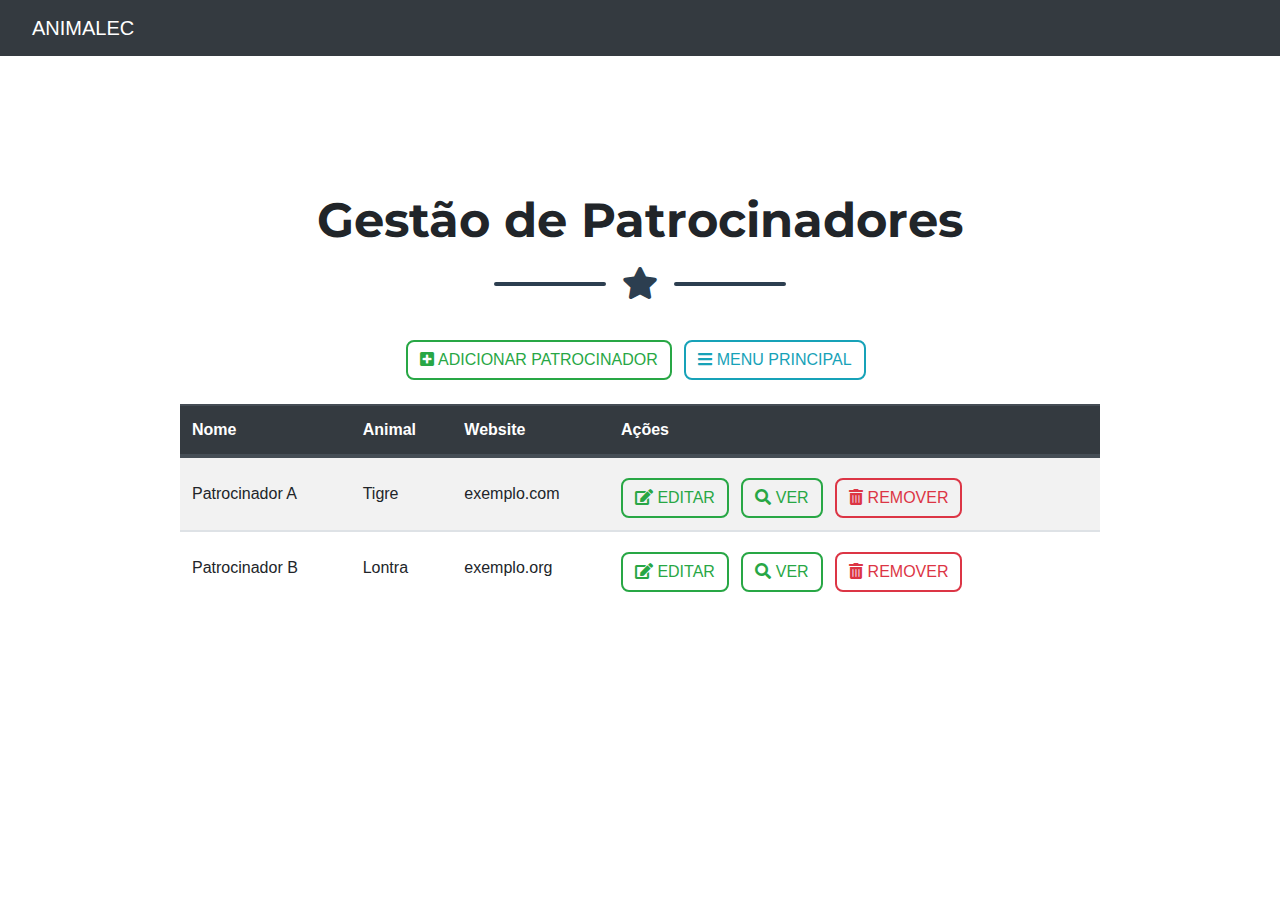
<file: mockups/sponsors-list.html>
<!DOCTYPE html>
<html lang="pt">
<head>
  <meta charset="utf-8" />
  <meta name="viewport" content="width=device-width, initial-scale=1" />
  <title>Mockup - Lista de Patrocinadores</title>
  <link href="https://fonts.googleapis.com/css?family=Montserrat:400,700" rel="stylesheet" type="text/css" />
  <link rel="stylesheet" href="https://use.fontawesome.com/releases/v5.6.3/css/all.css" crossorigin="anonymous" />
  <link href="../public/css/animalec.css" rel="stylesheet" />
  <style>
    .divider-custom {margin: 1.25rem 0 1.5rem; width: 100%; display: flex; justify-content: center; align-items: center;}
    .divider-custom .divider-custom-line {width: 100%; max-width: 7rem; height: 0.25rem; background-color: #2c3e50; border-radius: 1rem; border-color: #2c3e50 !important;}
    .divider-custom .divider-custom-line:first-child {margin-right: 1rem;}
    .divider-custom .divider-custom-line:last-child {margin-left: 1rem;}
    .divider-custom .divider-custom-icon {color: #2c3e50 !important; font-size: 2rem;}
  </style>
</head>
<body>
  <nav class="navbar navbar-dark bg-dark navbar-expand-lg">
    <a class="navbar-brand ml-3" href="#">ANIMALEC</a>
  </nav>
  <section class="page-section">
    <div class="container">
      <div class="text-center">
        <h2 class="page-section-heading mt-5">Gestão de Patrocinadores</h2>
        <div class="divider-custom"><div class="divider-custom-line"></div><div class="divider-custom-icon"><i class="fas fa-star"></i></div><div class="divider-custom-line"></div></div>
      </div>
      <div class="mb-4 text-center">
        <button class="btn btn-outline-success mr-2 mt-2"><i class="fas fa-plus-square"></i> ADICIONAR PATROCINADOR</button>
        <button class="btn btn-outline-info mr-2 mt-2"><i class="fas fa-bars"></i> MENU PRINCIPAL</button>
      </div>
      <div class="row">
        <div class="col-12 col-md-10 offset-md-1">
          <table class="table table-striped">
            <thead class="thead-dark">
              <tr>
                <th>Nome</th>
                <th>Animal</th>
                <th>Website</th>
                <th>Ações</th>
              </tr>
            </thead>
            <tbody>
              <tr>
                <td class="pt-4">Patrocinador A</td>
                <td class="pt-4">Tigre</td>
                <td class="pt-4">exemplo.com</td>
                <td>
                  <button class="btn btn-outline-success mr-2 mt-2"><i class="fas fa-edit"></i> EDITAR</button>
                  <button class="btn btn-outline-success mr-2 mt-2"><i class="fas fa-search"></i> VER</button>
                  <button class="btn btn-outline-danger mr-2 mt-2"><i class="fas fa-trash-alt"></i> REMOVER</button>
                </td>
              </tr>
              <tr>
                <td class="pt-4">Patrocinador B</td>
                <td class="pt-4">Lontra</td>
                <td class="pt-4">exemplo.org</td>
                <td>
                  <button class="btn btn-outline-success mr-2 mt-2"><i class="fas fa-edit"></i> EDITAR</button>
                  <button class="btn btn-outline-success mr-2 mt-2"><i class="fas fa-search"></i> VER</button>
                  <button class="btn btn-outline-danger mr-2 mt-2"><i class="fas fa-trash-alt"></i> REMOVER</button>
                </td>
              </tr>
            </tbody>
          </table>
        </div>
      </div>
    </div>
  </section>
</body>
</html>
</file>
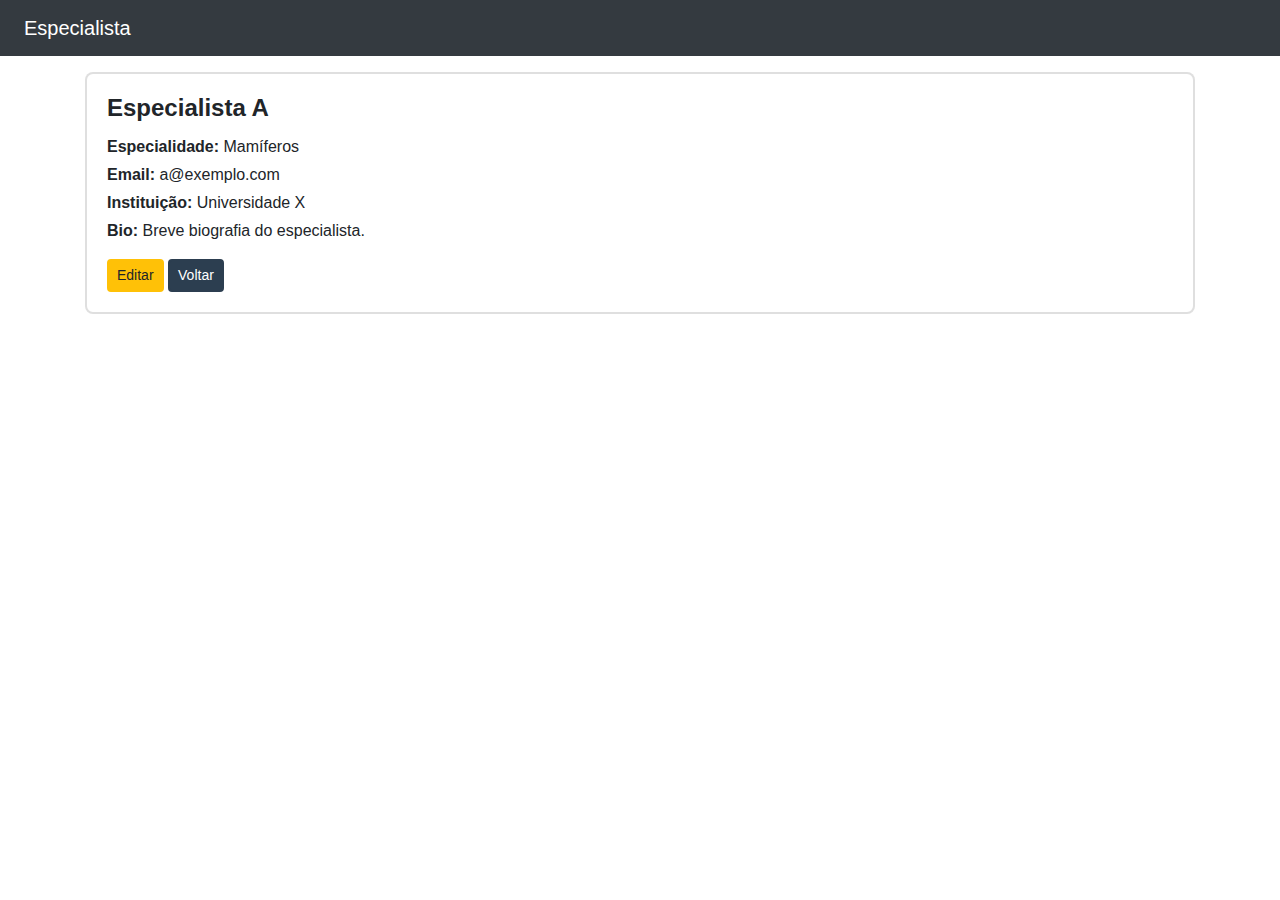
<file: mockups/mobile/expert-detail.html>
<!DOCTYPE html>
<html lang="pt">
<head>
  <meta charset="utf-8" />
  <meta name="viewport" content="width=device-width, initial-scale=1" />
  <title>Mockup Mobile - Especialista</title>
  <link rel="stylesheet" href="https://use.fontawesome.com/releases/v5.6.3/css/all.css" crossorigin="anonymous" />
  <link href="../../public/css/animalec.css" rel="stylesheet" />
</head>
<body>
  <nav class="navbar navbar-dark bg-dark"><a class="navbar-brand ml-2" href="#">Especialista</a></nav>
  <main class="container py-3">
    <div class="card mb-3"><div class="card-body">
      <h4 class="card-title">Especialista A</h4>
      <p class="mb-1"><strong>Especialidade:</strong> Mamíferos</p>
      <p class="mb-1"><strong>Email:</strong> a@exemplo.com</p>
      <p class="mb-1"><strong>Instituição:</strong> Universidade X</p>
      <p><strong>Bio:</strong> Breve biografia do especialista.</p>
      <a class="btn btn-warning btn-sm" href="#editar">Editar</a>
      <a class="btn btn-secondary btn-sm" href="#voltar">Voltar</a>
    </div></div>
  </main>
</body>
</html>
</file>
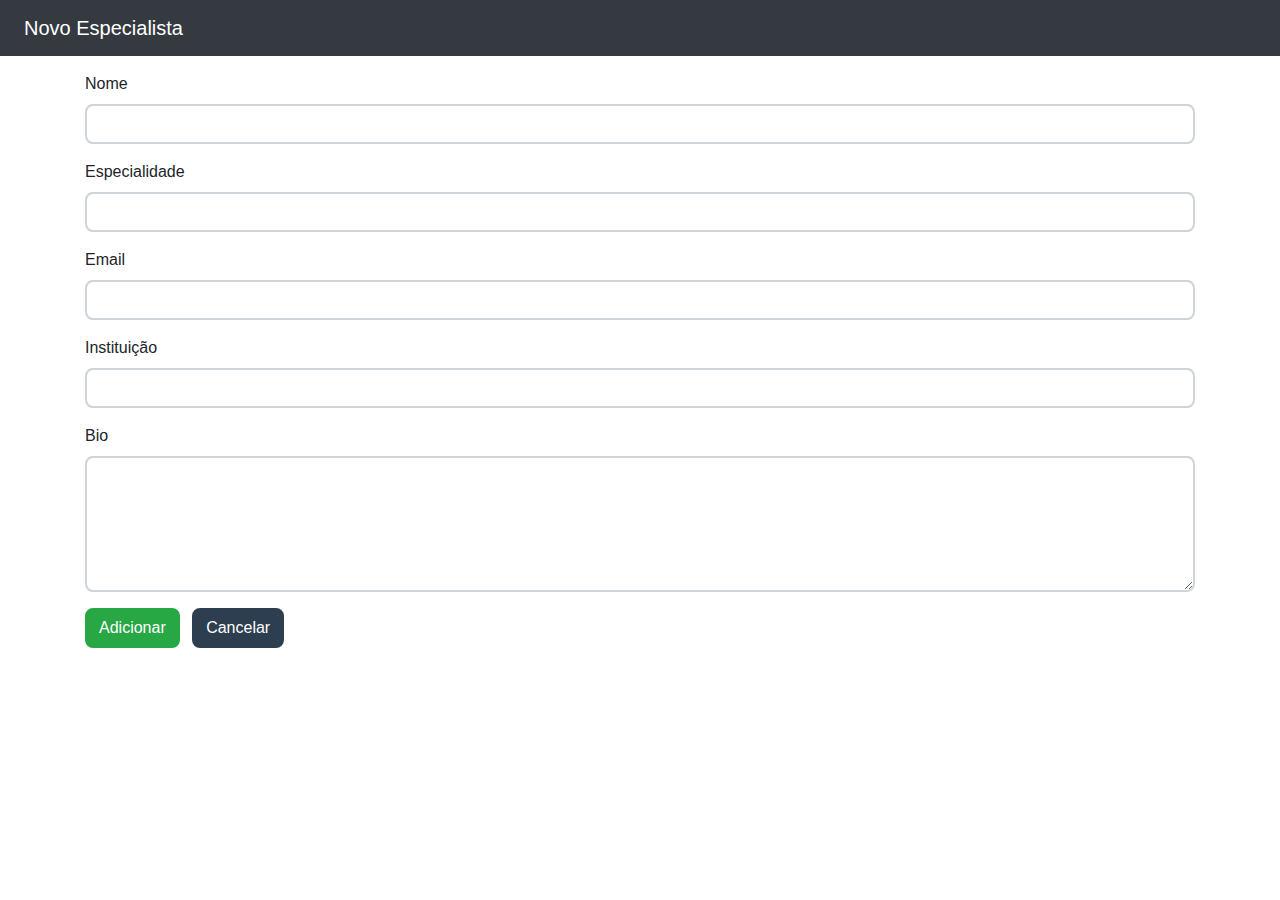
<file: mockups/mobile/expert-form.html>
<!DOCTYPE html>
<html lang="pt">
<head>
  <meta charset="utf-8" />
  <meta name="viewport" content="width=device-width, initial-scale=1" />
  <title>Mockup Mobile - Novo Especialista</title>
  <link rel="stylesheet" href="https://use.fontawesome.com/releases/v5.6.3/css/all.css" crossorigin="anonymous" />
  <link href="../../public/css/animalec.css" rel="stylesheet" />
</head>
<body>
  <nav class="navbar navbar-dark bg-dark"><a class="navbar-brand ml-2" href="#">Novo Especialista</a></nav>
  <main class="container py-3">
    <form>
      <div class="form-group mb-3"><label>Nome</label><input type="text" class="form-control" /></div>
      <div class="form-group mb-3"><label>Especialidade</label><input type="text" class="form-control" /></div>
      <div class="form-group mb-3"><label>Email</label><input type="email" class="form-control" /></div>
      <div class="form-group mb-3"><label>Instituição</label><input type="text" class="form-control" /></div>
      <div class="form-group mb-3"><label>Bio</label><textarea class="form-control" rows="5"></textarea></div>
      <button class="btn btn-success mr-2" type="button">Adicionar</button>
      <button class="btn btn-secondary" type="button">Cancelar</button>
    </form>
  </main>
</body>
</html>
</file>
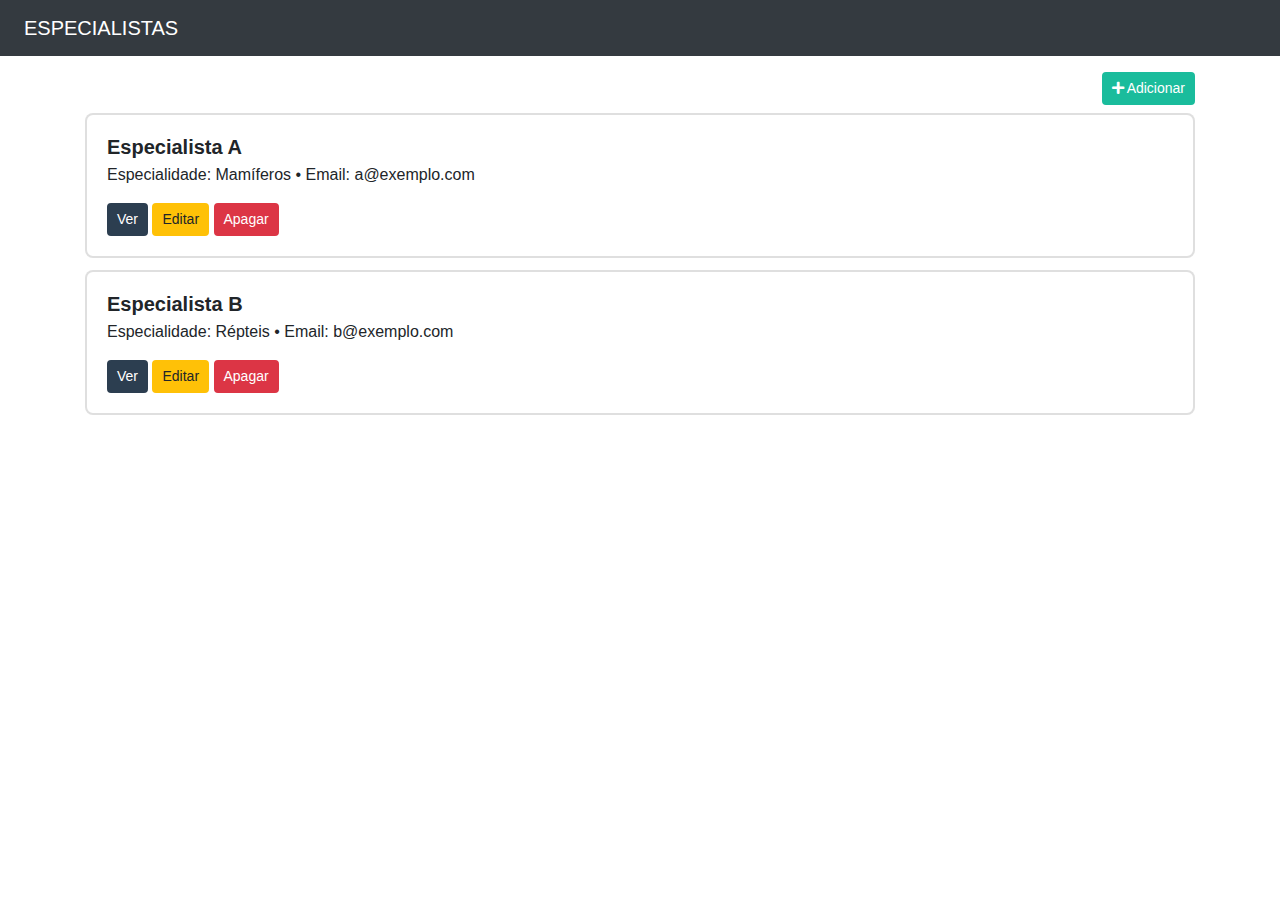
<file: mockups/mobile/experts-list.html>
<!DOCTYPE html>
<html lang="pt">
<head>
  <meta charset="utf-8" />
  <meta name="viewport" content="width=device-width, initial-scale=1" />
  <title>Mockup Mobile - Especialistas</title>
  <link rel="stylesheet" href="https://use.fontawesome.com/releases/v5.6.3/css/all.css" crossorigin="anonymous" />
  <link href="../../public/css/animalec.css" rel="stylesheet" />
  <style>.card{margin-bottom:12px}</style>
</head>
<body>
  <nav class="navbar navbar-dark bg-dark"><a class="navbar-brand ml-2" href="#">ESPECIALISTAS</a></nav>
  <main class="container py-3">
    <div class="text-right mb-2"><a class="btn btn-primary btn-sm" href="#add"><i class="fas fa-plus"></i> Adicionar</a></div>
    <div class="card"><div class="card-body">
      <h5 class="card-title mb-1">Especialista A</h5>
      <p class="card-text">Especialidade: Mamíferos • Email: a@exemplo.com</p>
      <a class="btn btn-secondary btn-sm" href="#ver">Ver</a>
      <a class="btn btn-warning btn-sm" href="#editar">Editar</a>
      <a class="btn btn-danger btn-sm" href="#apagar">Apagar</a>
    </div></div>
    <div class="card"><div class="card-body">
      <h5 class="card-title mb-1">Especialista B</h5>
      <p class="card-text">Especialidade: Répteis • Email: b@exemplo.com</p>
      <a class="btn btn-secondary btn-sm" href="#ver">Ver</a>
      <a class="btn btn-warning btn-sm" href="#editar">Editar</a>
      <a class="btn btn-danger btn-sm" href="#apagar">Apagar</a>
    </div></div>
  </main>
</body>
</html>
</file>
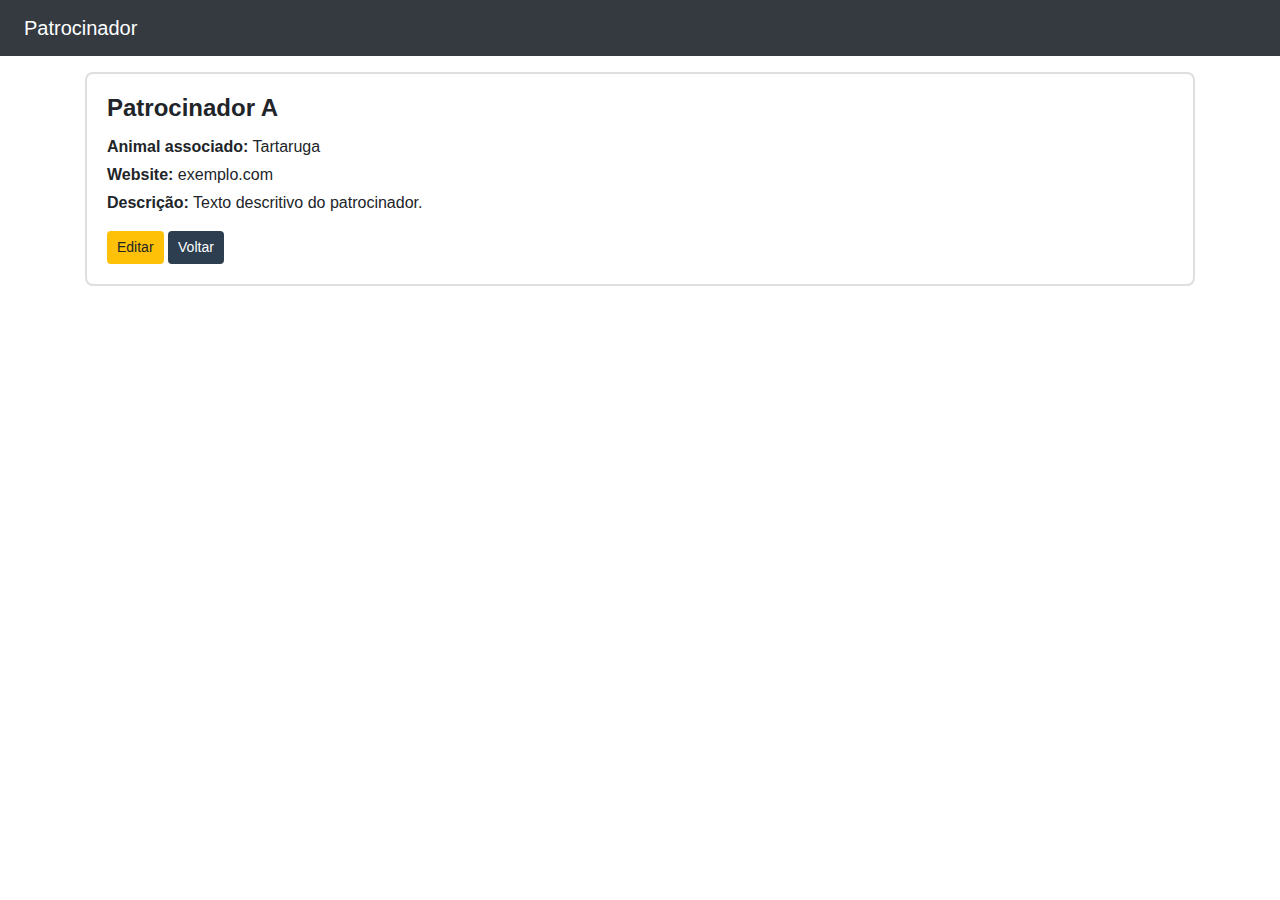
<file: mockups/mobile/sponsor-detail.html>
<!DOCTYPE html>
<html lang="pt">
<head>
  <meta charset="utf-8" />
  <meta name="viewport" content="width=device-width, initial-scale=1" />
  <title>Mockup Mobile - Patrocinador</title>
  <link rel="stylesheet" href="https://use.fontawesome.com/releases/v5.6.3/css/all.css" crossorigin="anonymous" />
  <link href="../../public/css/animalec.css" rel="stylesheet" />
</head>
<body>
  <nav class="navbar navbar-dark bg-dark"><a class="navbar-brand ml-2" href="#">Patrocinador</a></nav>
  <main class="container py-3">
    <div class="card mb-3"><div class="card-body">
      <h4 class="card-title">Patrocinador A</h4>
      <p class="mb-1"><strong>Animal associado:</strong> Tartaruga</p>
      <p class="mb-1"><strong>Website:</strong> exemplo.com</p>
      <p><strong>Descrição:</strong> Texto descritivo do patrocinador.</p>
      <a class="btn btn-warning btn-sm" href="#editar">Editar</a>
      <a class="btn btn-secondary btn-sm" href="#voltar">Voltar</a>
    </div></div>
  </main>
</body>
</html>
</file>
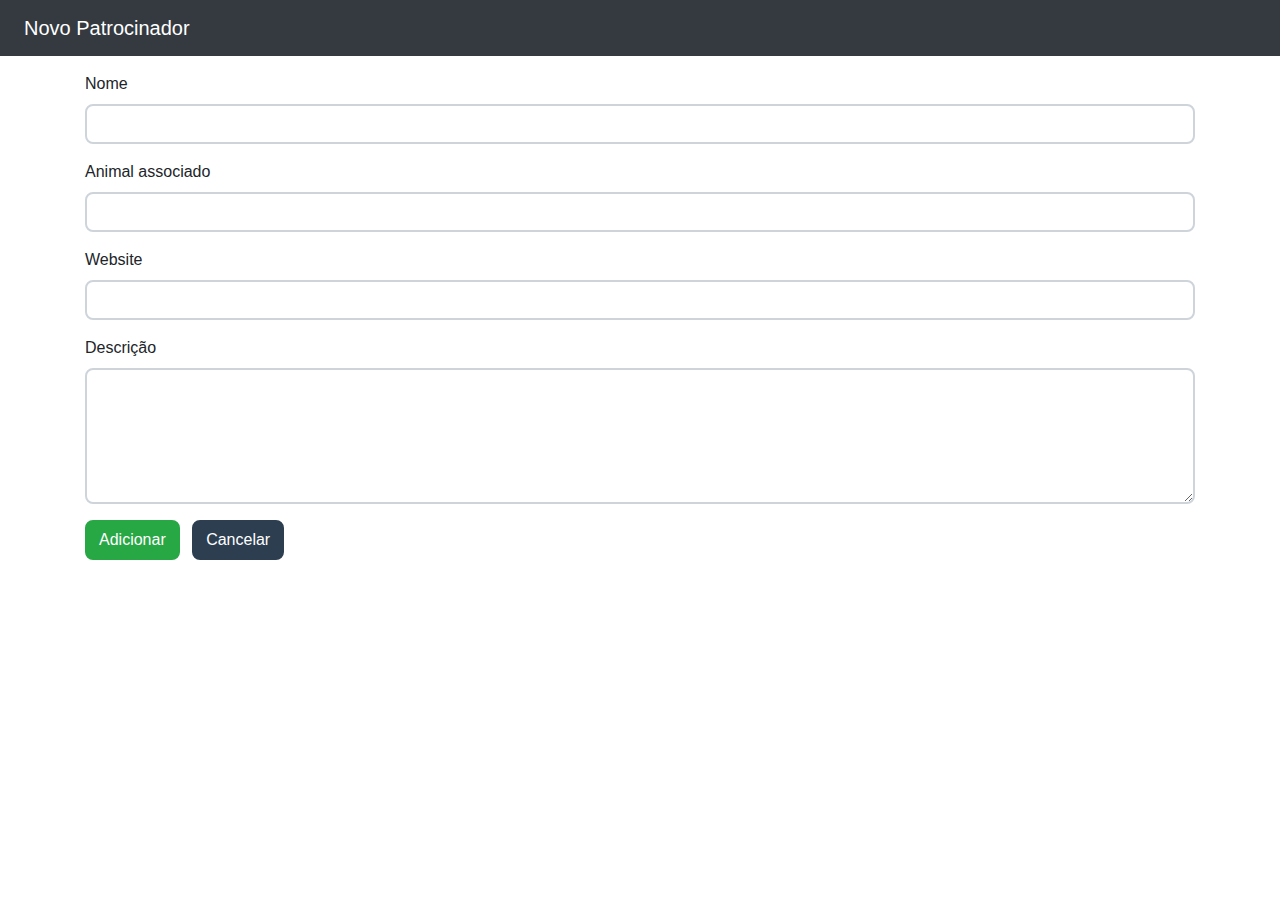
<file: mockups/mobile/sponsor-form.html>
<!DOCTYPE html>
<html lang="pt">
<head>
  <meta charset="utf-8" />
  <meta name="viewport" content="width=device-width, initial-scale=1" />
  <title>Mockup Mobile - Novo Patrocinador</title>
  <link rel="stylesheet" href="https://use.fontawesome.com/releases/v5.6.3/css/all.css" crossorigin="anonymous" />
  <link href="../../public/css/animalec.css" rel="stylesheet" />
</head>
<body>
  <nav class="navbar navbar-dark bg-dark"><a class="navbar-brand ml-2" href="#">Novo Patrocinador</a></nav>
  <main class="container py-3">
    <form>
      <div class="form-group mb-3"><label>Nome</label><input type="text" class="form-control" /></div>
      <div class="form-group mb-3"><label>Animal associado</label><input type="text" class="form-control" /></div>
      <div class="form-group mb-3"><label>Website</label><input type="text" class="form-control" /></div>
      <div class="form-group mb-3"><label>Descrição</label><textarea class="form-control" rows="5"></textarea></div>
      <button class="btn btn-success mr-2" type="button">Adicionar</button>
      <button class="btn btn-secondary" type="button">Cancelar</button>
    </form>
  </main>
</body>
</html>
</file>
<file: prototype/style.css>
/* Divider (replica de HeaderPage.vue) */
.divider-custom {
  margin: 1.25rem 0 1.5rem;
  width: 100%;
  display: flex;
  justify-content: center;
  align-items: center;
}

.divider-custom .divider-custom-line {
  width: 100%;
  max-width: 7rem;
  height: 0.25rem;
  background-color: #2c3e50;
  border-radius: 1rem;
  border-color: #2c3e50 !important;
}

.divider-custom .divider-custom-line:first-child {
  margin-right: 1rem;
}

.divider-custom .divider-custom-line:last-child {
  margin-left: 1rem;
}

.divider-custom .divider-custom-icon {
  color: #2c3e50 !important;
  font-size: 2rem;
}

/* Masthead */
.masthead {
  padding-top: 6rem;
  padding-bottom: calc(6rem - 72px);
}

.masthead .masthead-heading {
  font-size: 2.75rem;
  line-height: 2.75rem;
}

.masthead .masthead-subheading {
  font-size: 1.25rem;
}

.masthead .masthead-avatar {
  width: 15rem;
}

@media (min-width: 992px) {
  .masthead {
    padding-top: calc(6rem + 104px);
    padding-bottom: 6rem;
  }
  .masthead .masthead-heading {
    font-size: 4rem;
    line-height: 3.5rem;
  }
  .masthead .masthead-subheading {
    font-size: 1.5rem;
  }
}

/* Page Section */
.page-section {
  padding: 6rem 0;
}

.page-section .page-section-heading {
  font-size: 2.25rem;
  line-height: 2rem;
}

@media (min-width: 992px) {
  .page-section .page-section-heading {
    font-size: 3rem;
    line-height: 2.5rem;
  }
}

/* Footer */
.footer {
  padding-top: 5rem;
  padding-bottom: 5rem;
  background-color: #2c3e50;
  color: #fff;
}

.copyright {
  background-color: #1a252f;
}

/* Custom overrides */
body {
  padding-top: 72px;
}

#mainNav {
  padding-top: 1rem;
  padding-bottom: 1rem;
  font-family: "Montserrat", -apple-system, BlinkMacSystemFont, "Segoe UI", Roboto, "Helvetica Neue", Arial, sans-serif;
  font-weight: 700;
}

#mainNav .navbar-brand {
  color: #fff;
}

#mainNav .navbar-nav {
  margin-top: 1rem;
  letter-spacing: 0.0625rem;
}

#mainNav .navbar-nav li.nav-item a.nav-link {
  color: #fff;
}

#mainNav .navbar-nav li.nav-item a.nav-link:hover {
  color: #1abc9c;
}

#mainNav .navbar-nav li.nav-item a.nav-link:active, #mainNav .navbar-nav li.nav-item a.nav-link:focus {
  color: #fff;
}

#mainNav .navbar-nav li.nav-item a.nav-link.active {
  color: #1abc9c;
}

#mainNav .navbar-toggler {
  font-size: 80%;
  padding: 0.8rem;
}

@media (min-width: 992px) {
  #mainNav {
    padding-top: 1.5rem;
    padding-bottom: 1.5rem;
    transition: padding-top 0.3s, padding-bottom 0.3s;
  }
  #mainNav .navbar-brand {
    font-size: 1.75em;
    transition: font-size 0.3s;
  }
  #mainNav .navbar-nav {
    margin-top: 0;
  }
  #mainNav .navbar-nav > li.nav-item > a.nav-link.active {
    color: #fff;
    background: #1abc9c;
  }
  #mainNav .navbar-nav > li.nav-item > a.nav-link.active:active, #mainNav .navbar-nav > li.nav-item > a.nav-link.active:focus, #mainNav .navbar-nav > li.nav-item > a.nav-link.active:hover {
    color: #fff;
    background: #1abc9c;
  }
  #mainNav.navbar-shrink {
    padding-top: 0.5rem;
    padding-bottom: 0.5rem;
  }
  #mainNav.navbar-shrink .navbar-brand {
    font-size: 1.5em;
  }
}

/* Smooth transitions */
a {
  transition: all 0.2s ease-in-out;
}

.btn {
  transition: all 0.2s ease-in-out;
}
</file>
